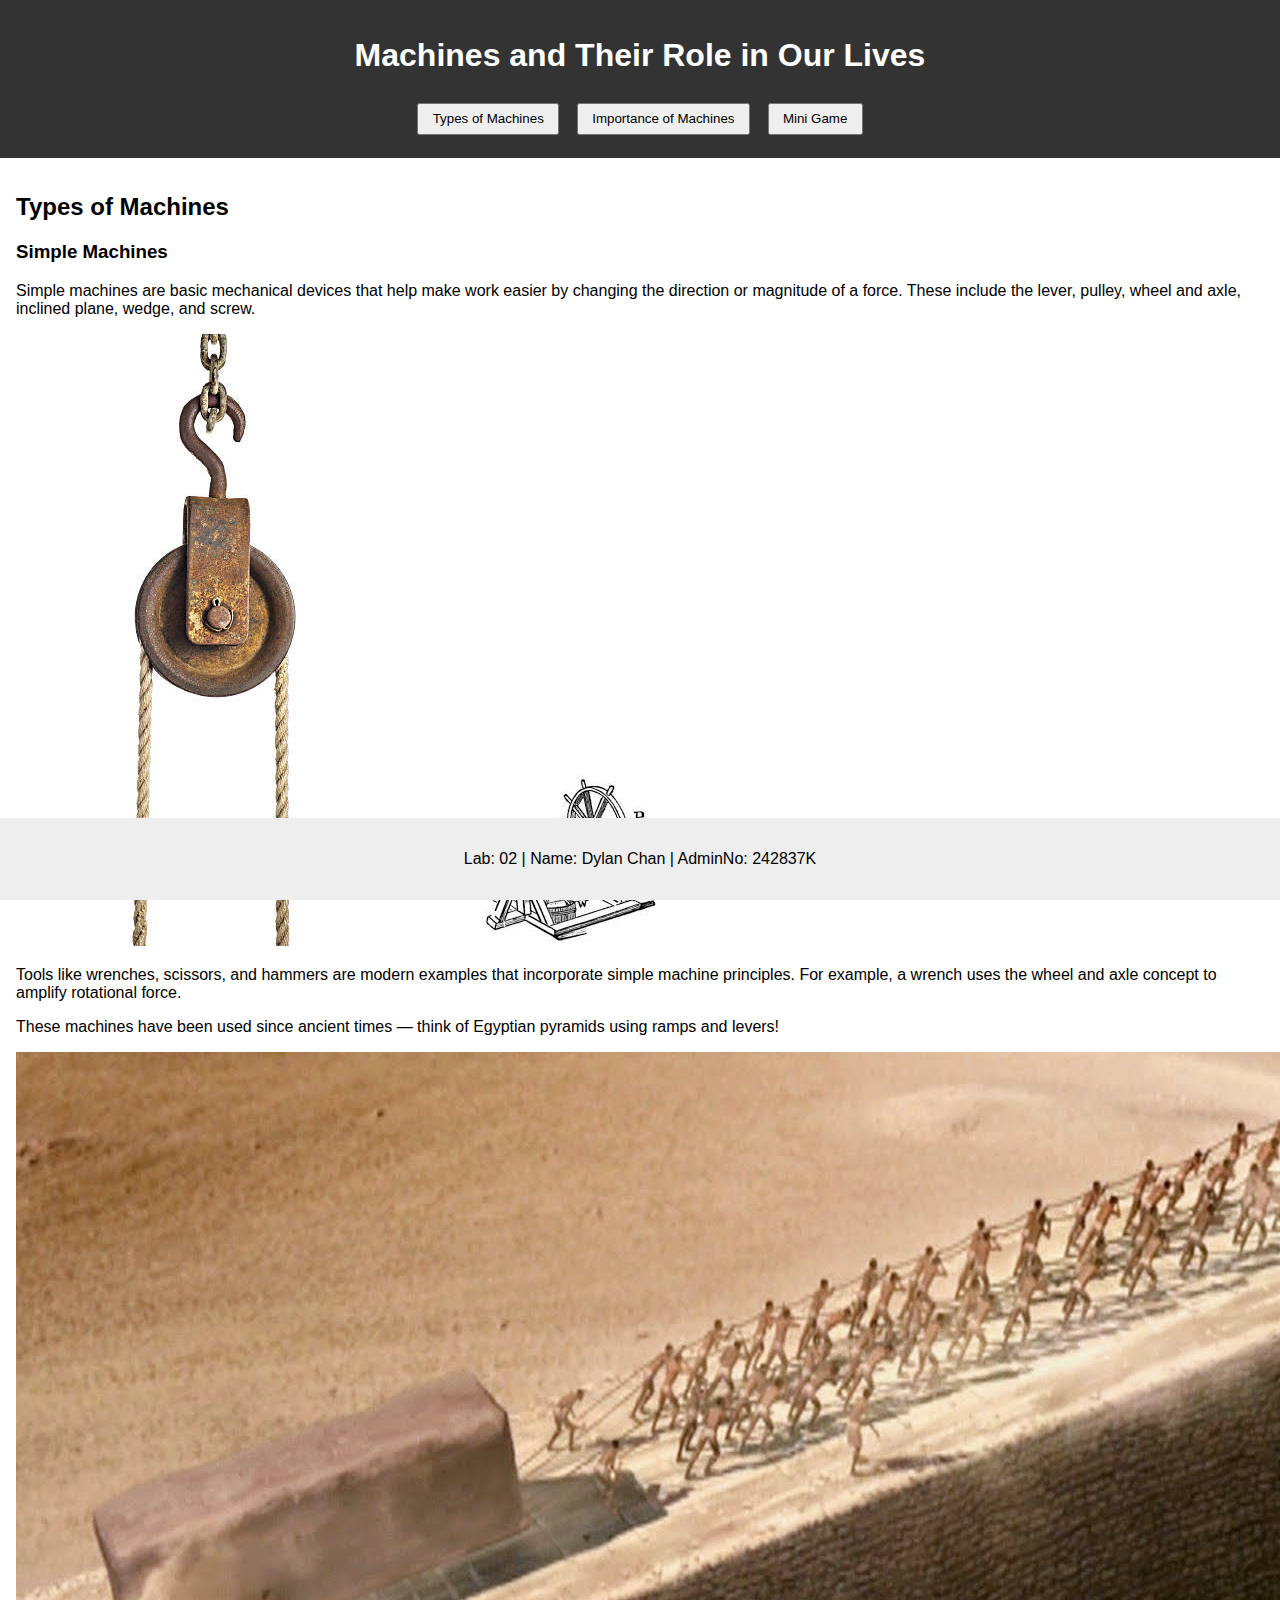
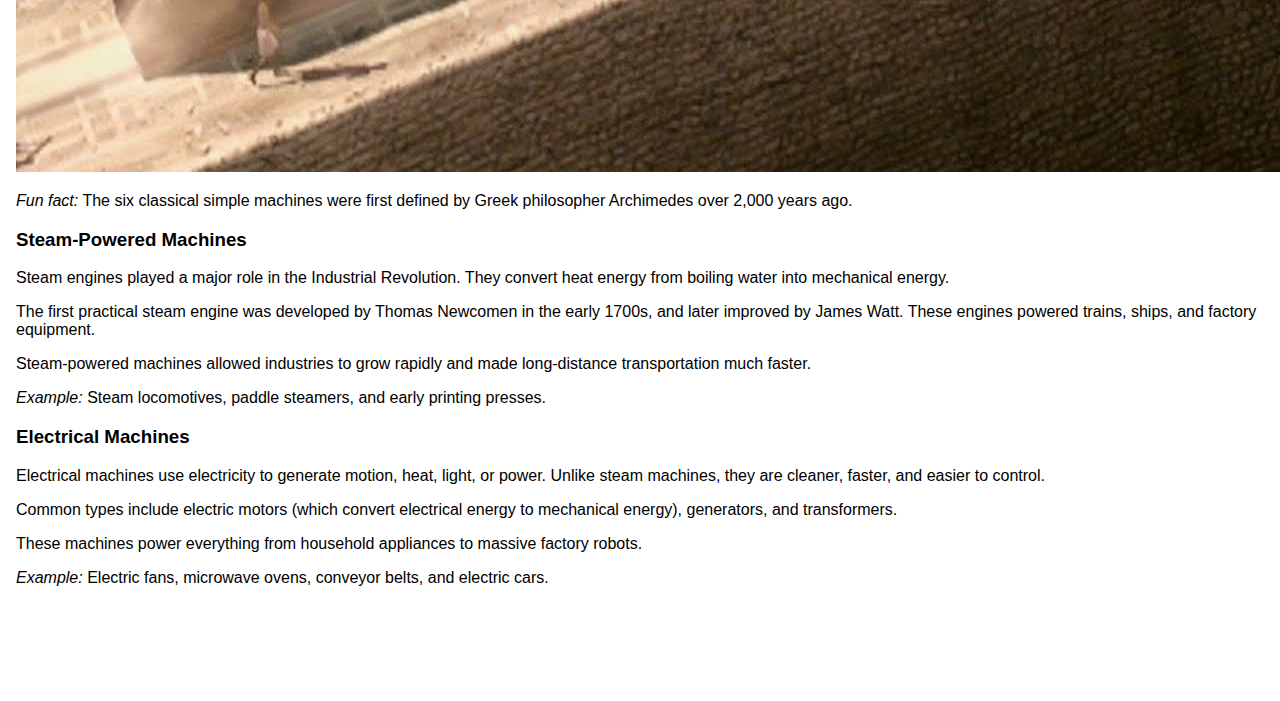
<file: index.html>
<!DOCTYPE html>
<html lang="en">
<head>
  <meta charset="UTF-8" />
  <meta name="viewport" content="width=device-width, initial-scale=1.0"/>
  <title>Machines in Daily Life</title>
  <link rel="stylesheet" href="style.css" />
</head>
<body>

  <header>
    <h1>Machines and Their Role in Our Lives</h1>
    <nav>
      <button class="nav-btn sound-menu" data-target="types">Types of Machines</button>
      <button class="nav-btn sound-menu" data-target="importance">Importance of Machines</button>
      <button class="nav-btn sound-menu" data-target="game">Mini Game</button>
    </nav>
  </header>

  <main>
    <section id="types" class="page">
      <h2>Types of Machines</h2>

      <h3>Simple Machines</h3>
      <p>Simple machines are basic mechanical devices that help make work easier by changing the direction or magnitude of a force. These include the lever, pulley, wheel and axle, inclined plane, wedge, and screw.</p>
      <div class="image-visual"> <img src="images/pulley.jpg" alt="Pulley"> <img src="images/wheelandaxle.jpg" alt="Wheel and Axle"> </div>
      <p>Tools like wrenches, scissors, and hammers are modern examples that incorporate simple machine principles. For example, a wrench uses the wheel and axle concept to amplify rotational force.</p>
      <p>These machines have been used since ancient times — think of Egyptian pyramids using ramps and levers!</p>
      <div class="image-visual"> <img src="images/pyramidconstruction.jpg" alt="Pyramid Construction"> </div>
      <p><em>Fun fact:</em> The six classical simple machines were first defined by Greek philosopher Archimedes over 2,000 years ago.</p>
      
      <h3>Steam-Powered Machines</h3>
      <p>Steam engines played a major role in the Industrial Revolution. They convert heat energy from boiling water into mechanical energy.</p>
      <p>The first practical steam engine was developed by Thomas Newcomen in the early 1700s, and later improved by James Watt. These engines powered trains, ships, and factory equipment.</p>
      <p>Steam-powered machines allowed industries to grow rapidly and made long-distance transportation much faster.</p>
      <p><em>Example:</em> Steam locomotives, paddle steamers, and early printing presses.</p>

      <h3>Electrical Machines</h3>
      <p>Electrical machines use electricity to generate motion, heat, light, or power. Unlike steam machines, they are cleaner, faster, and easier to control.</p>
      <p>Common types include electric motors (which convert electrical energy to mechanical energy), generators, and transformers.</p>
      <p>These machines power everything from household appliances to massive factory robots.</p>
      <p><em>Example:</em> Electric fans, microwave ovens, conveyor belts, and electric cars.</p>

    </section>

    <section id="importance" class="page hidden">
      <h2>Importance in Daily Life</h2>
      <ul>
        <li><strong>At Home:</strong> Washing machines, microwaves, refrigerators.</li>
        <li><strong>In Industry:</strong> Automated tools, conveyor belts, robotic arms.</li>
        <li><strong>Transport:</strong> Electric cars, trains, elevators.</li>
      </ul>
    </section>

<section id="game" class="page hidden">
  <h2>Mini Game: Machine Clicker</h2>
  <p>Click the gear to build machines! Try and build the Mega Machine as fast as possible.</p>

  <div id="clicker-area" class="clicker-grid">

    <!-- machine panel -->
    <div id="machine-display" class="side-panel">
      <h3>Built Machines</h3>
      <div id="machine-drop-zone" class="drop-zone"></div>
    </div>

    <!-- clicker button + score -->
    <div class="center-panel">
      <button id="click-button" class="sound-click">
        <span id="cog">⚙️</span>
      </button>
      <p>Parts Built: <span id="score">0</span></p>
      <p><button id="win-button" disabled class="sound-win">🏆 Build Mega Machine (2000 parts)</button></p>
      <p id="timer-display">Time: 0s</p>
    </div>

    <!-- upgrade panel -->
    <div id="upgrades" class="side-panel">
      <h3>Upgrades</h3>
    </div>

  </div> <!-- clicker game end -->

    </section>
  </main>

  <footer>
    <p>Lab: 02 | Name: Dylan Chan | AdminNo: 242837K</p>
  </footer>

  <script src="main.js"></script>
</body>
</html>
</file>
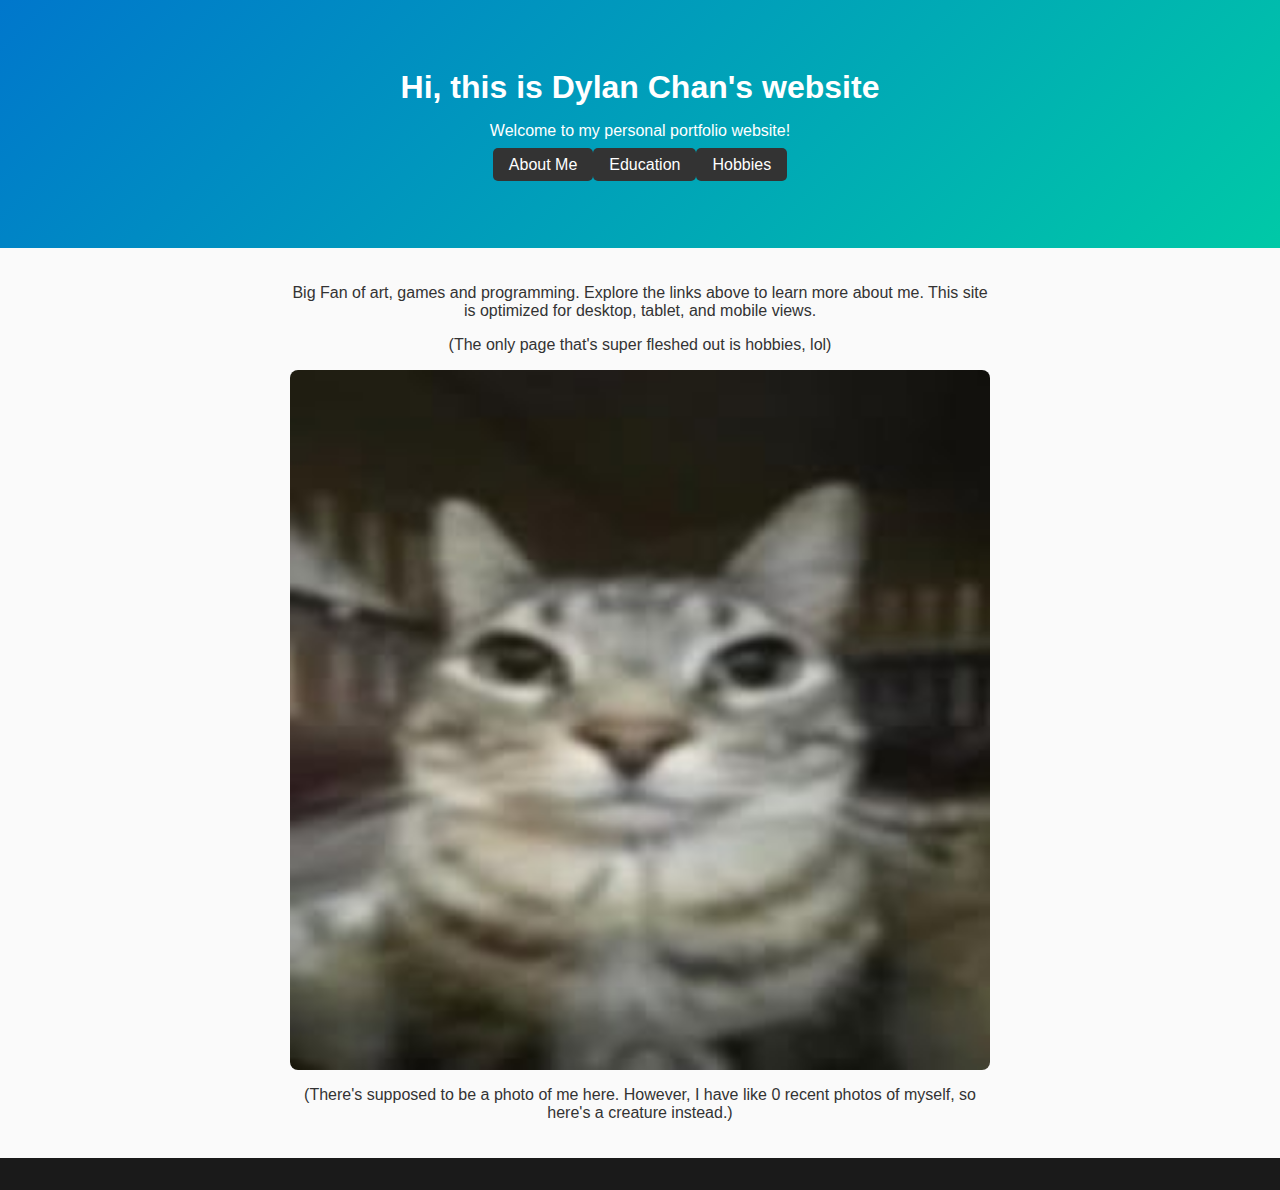
<file: 02_DylanChan_242837K_A1/index.html>
<!DOCTYPE html>
<html lang="en">
<head>
    <meta charset="UTF-8">
    <meta name="viewport" content="width=device-width, initial-scale=1.0">
    <title>Welcome</title>
    <link rel="stylesheet" href="css/style.css">
</head>
<body>
    <header class="hero">
        <h1>Hi, this is Dylan Chan's website</h1>
        <p>Welcome to my personal portfolio website!</p>
        <nav>
            <ul>
                <li><a href="aboutme.html">About Me</a></li>
                <li><a href="education.html">Education</a></li>
                <li><a href="hobbies.html">Hobbies</a></li>
            </ul>
        </nav>
    </header>
    <main class="centered">
        <p>Big Fan of art, games and programming. Explore the links above to learn more about me. This site is optimized for desktop, tablet, and mobile views.</p>
        <p>(The only page that's super fleshed out is hobbies, lol)</p>
        <img src="images/sillycat.jpg" alt="Cat photo" title="Cat" class="card-img">
        <p>(There's supposed to be a photo of me here. However, I have like 0 recent photos of myself, so here's a creature instead.)</p>
    </main>
    <footer></footer>
</body>
</html>
</file>
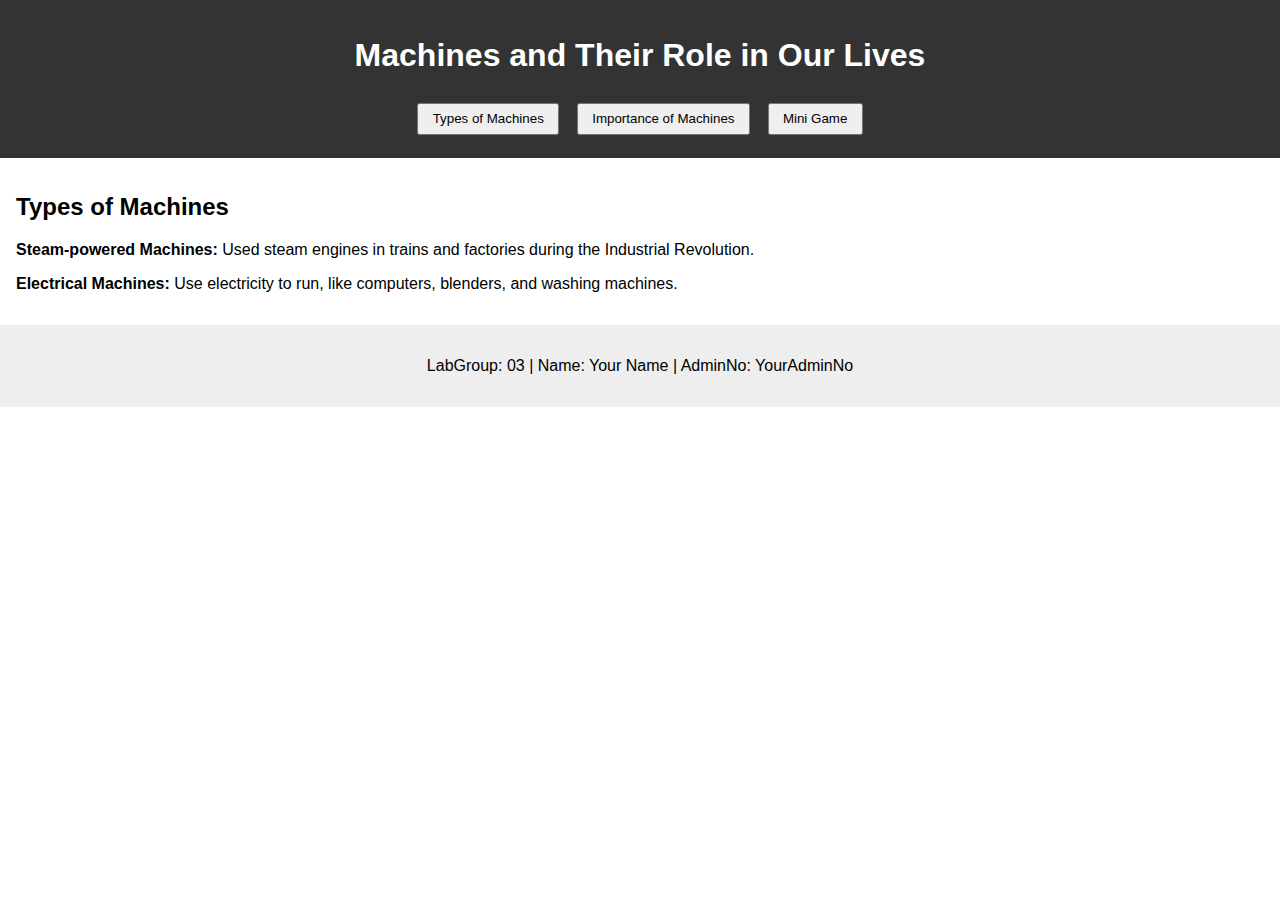
<file: starter_htmljscss/index.html>
<!DOCTYPE html>
<html lang="en">
<head>
  <meta charset="UTF-8" />
  <meta name="viewport" content="width=device-width, initial-scale=1.0"/>
  <title>Machines in Daily Life</title>
  <link rel="stylesheet" href="style.css" />
</head>
<body>

  <header>
    <h1>Machines and Their Role in Our Lives</h1>
    <nav>
      <button class="nav-btn" data-target="types">Types of Machines</button>
      <button class="nav-btn" data-target="importance">Importance of Machines</button>
      <button class="nav-btn" data-target="game">Mini Game</button>
    </nav>
  </header>

  <main>
    <section id="types" class="page">
      <h2>Types of Machines</h2>
      <p><strong>Steam-powered Machines:</strong> Used steam engines in trains and factories during the Industrial Revolution.</p>
      <p><strong>Electrical Machines:</strong> Use electricity to run, like computers, blenders, and washing machines.</p>
    </section>

    <section id="importance" class="page hidden">
      <h2>Importance in Daily Life</h2>
      <ul>
        <li><strong>At Home:</strong> Washing machines, microwaves, refrigerators.</li>
        <li><strong>In Industry:</strong> Automated tools, conveyor belts, robotic arms.</li>
        <li><strong>Transport:</strong> Electric cars, trains, elevators.</li>
      </ul>
    </section>

<section id="game" class="page hidden">
  <h2>Mini Game: Machine Clicker</h2>
  <p>Click the gear to build machines! Unlock different types as you go.</p>

  <div id="clicker-area" class="clicker-grid">

    <!-- Left panel: Display built machines -->
    <div id="machine-display" class="side-panel">
      <h3>Built Machines</h3>
      <div id="machine-drop-zone" class="drop-zone"></div>
    </div>

    <!-- Center panel: Clicker and score -->
    <div class="center-panel">
      <button id="click-button">
        <span id="cog">⚙️</span>
      </button>
      <p>Parts Built: <span id="score">0</span></p>
    </div>

    <!-- Right panel: Upgrade shop -->
    <div id="upgrades" class="side-panel">
      <h3>Upgrades</h3>
      <!-- Upgrade buttons will be inserted by JS -->
    </div>

  </div> <!-- End of clicker-area -->

    </section>
  </main>

  <footer>
    <p>LabGroup: 03 | Name: Your Name | AdminNo: YourAdminNo</p>
  </footer>

  <script src="main.js"></script>
</body>
</html>
</file>
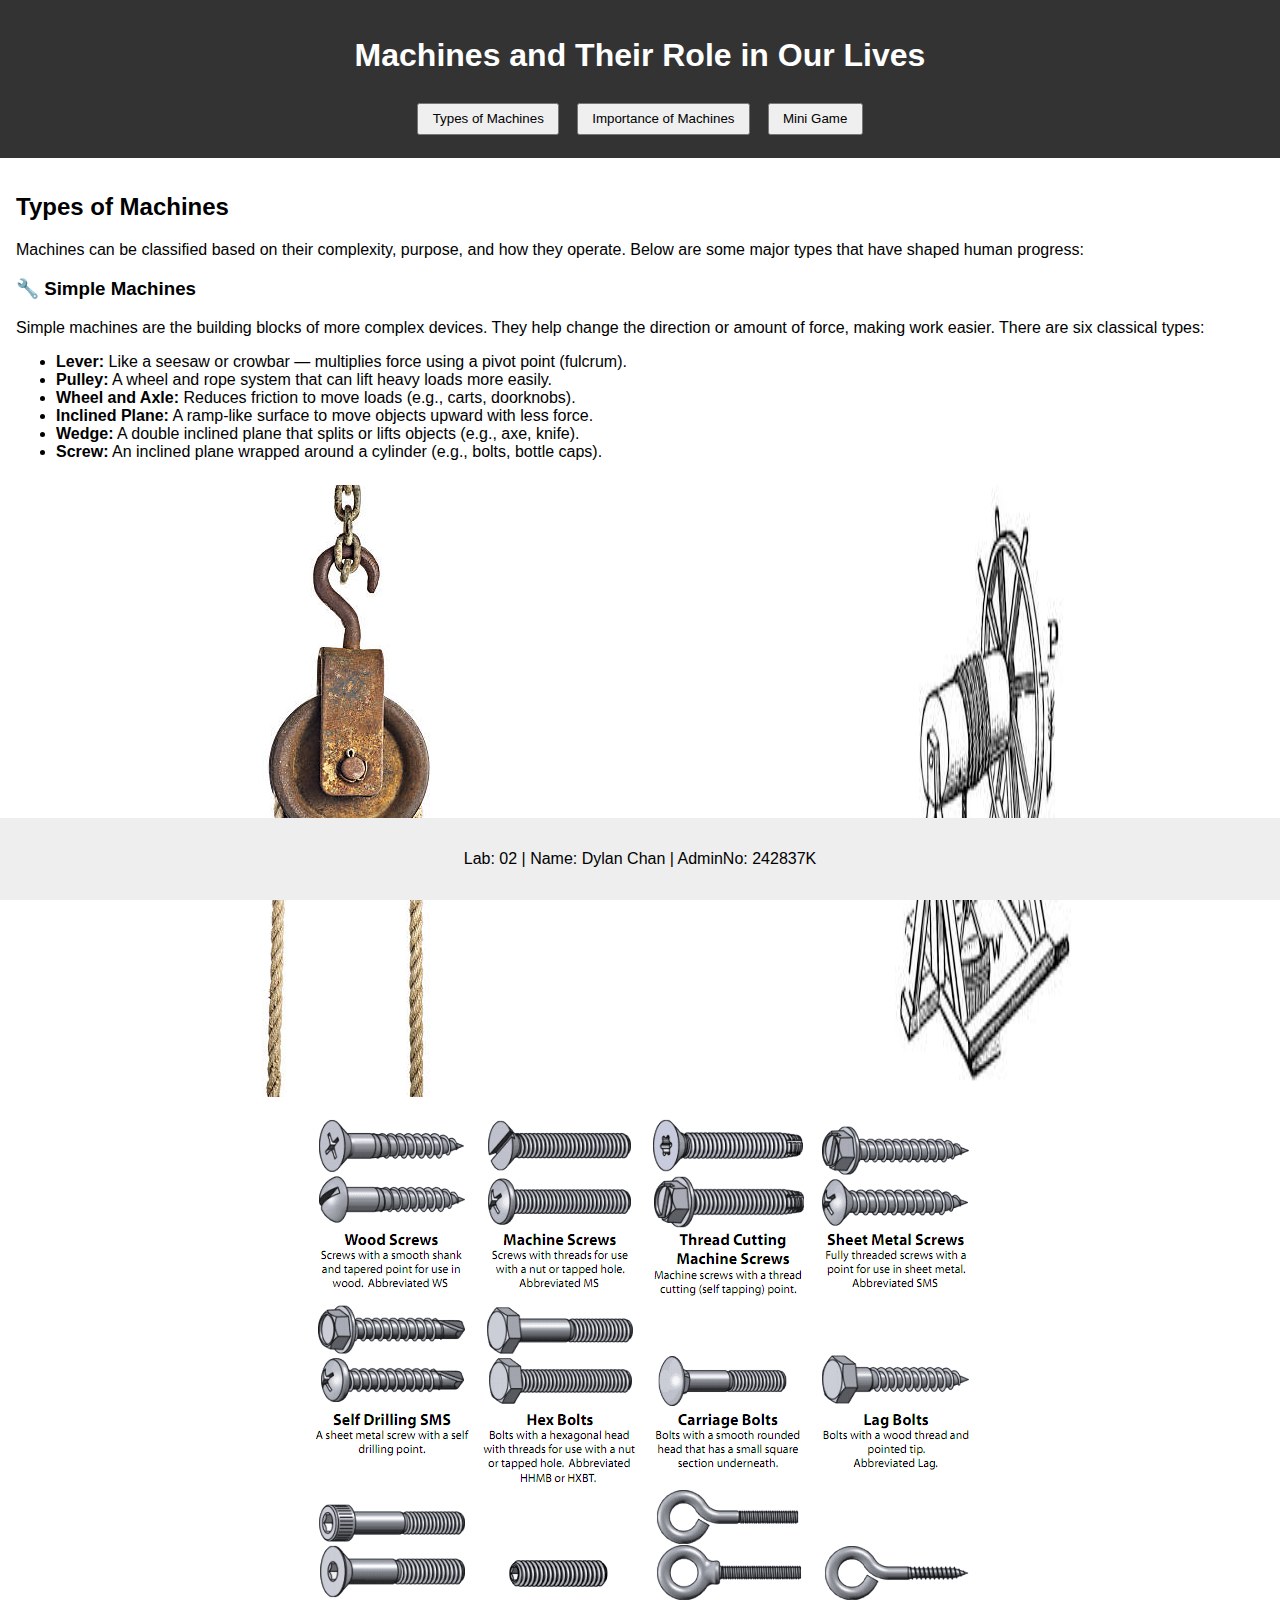
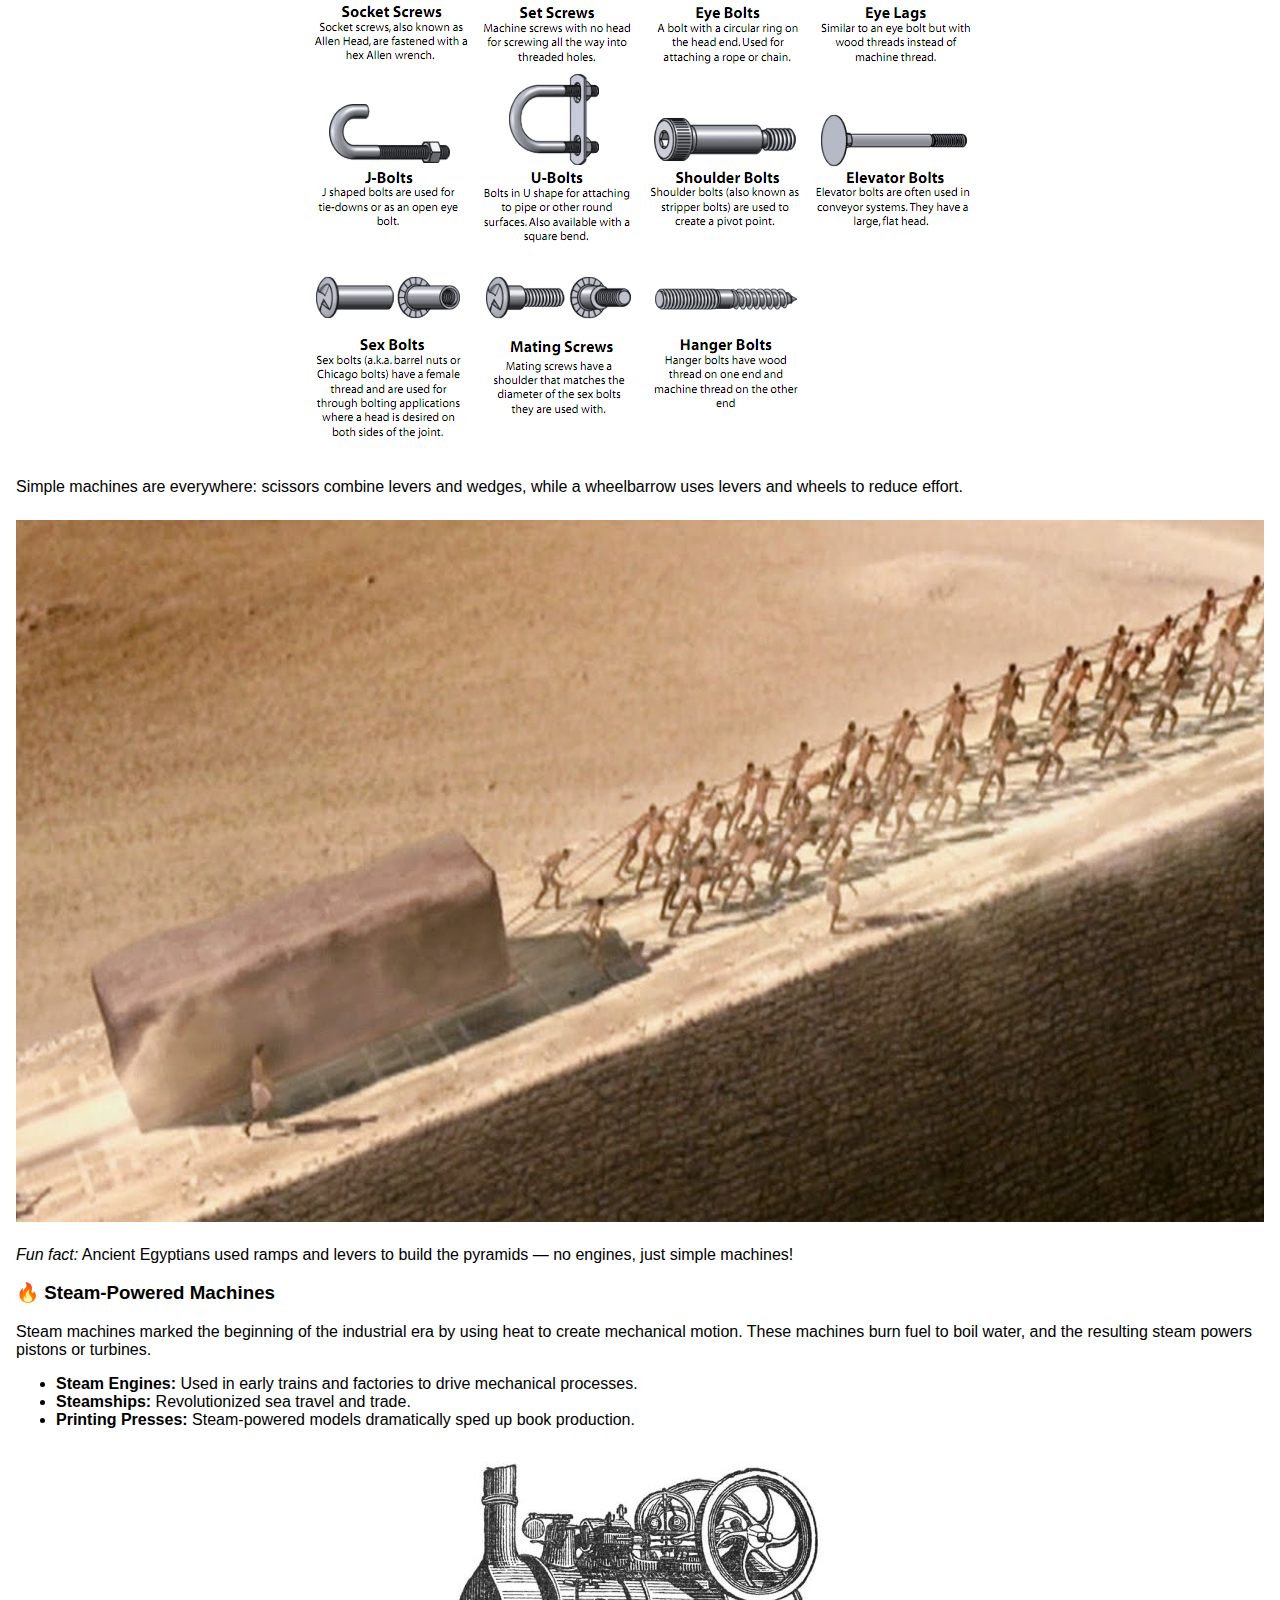
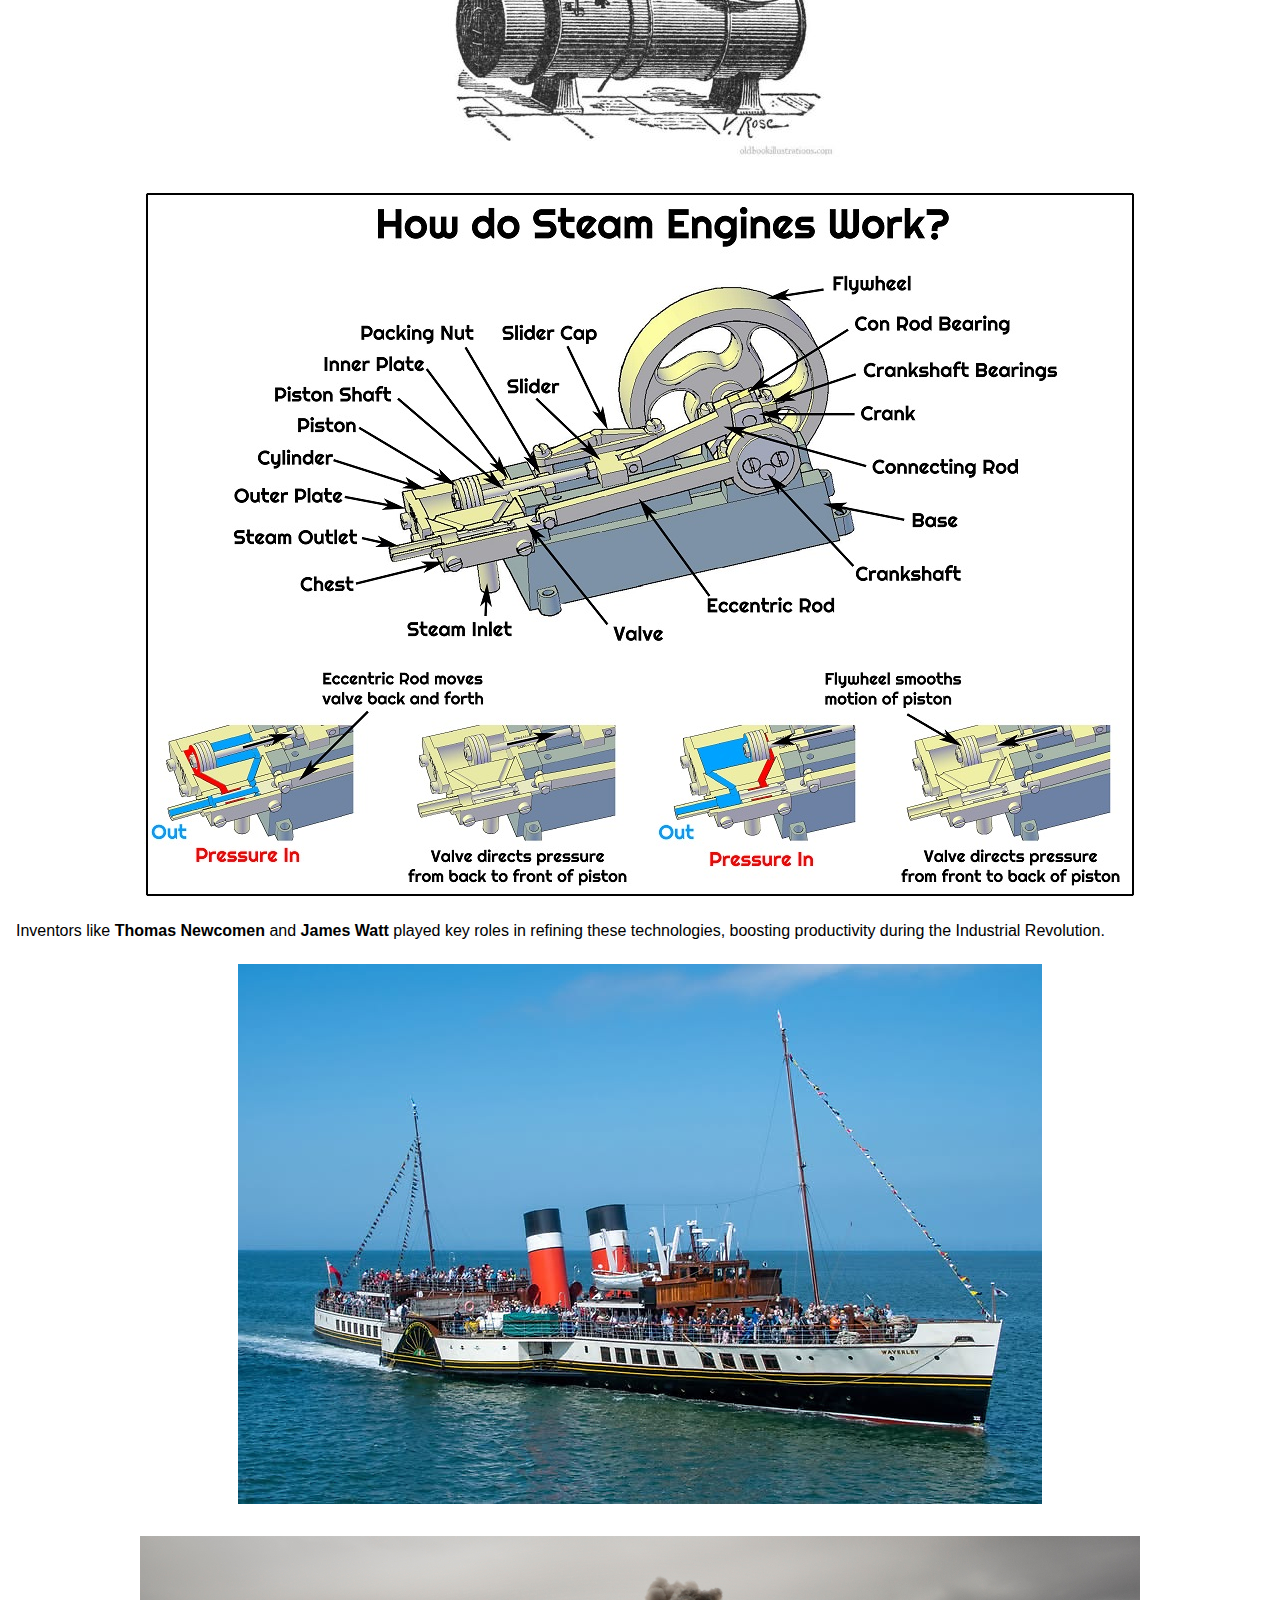
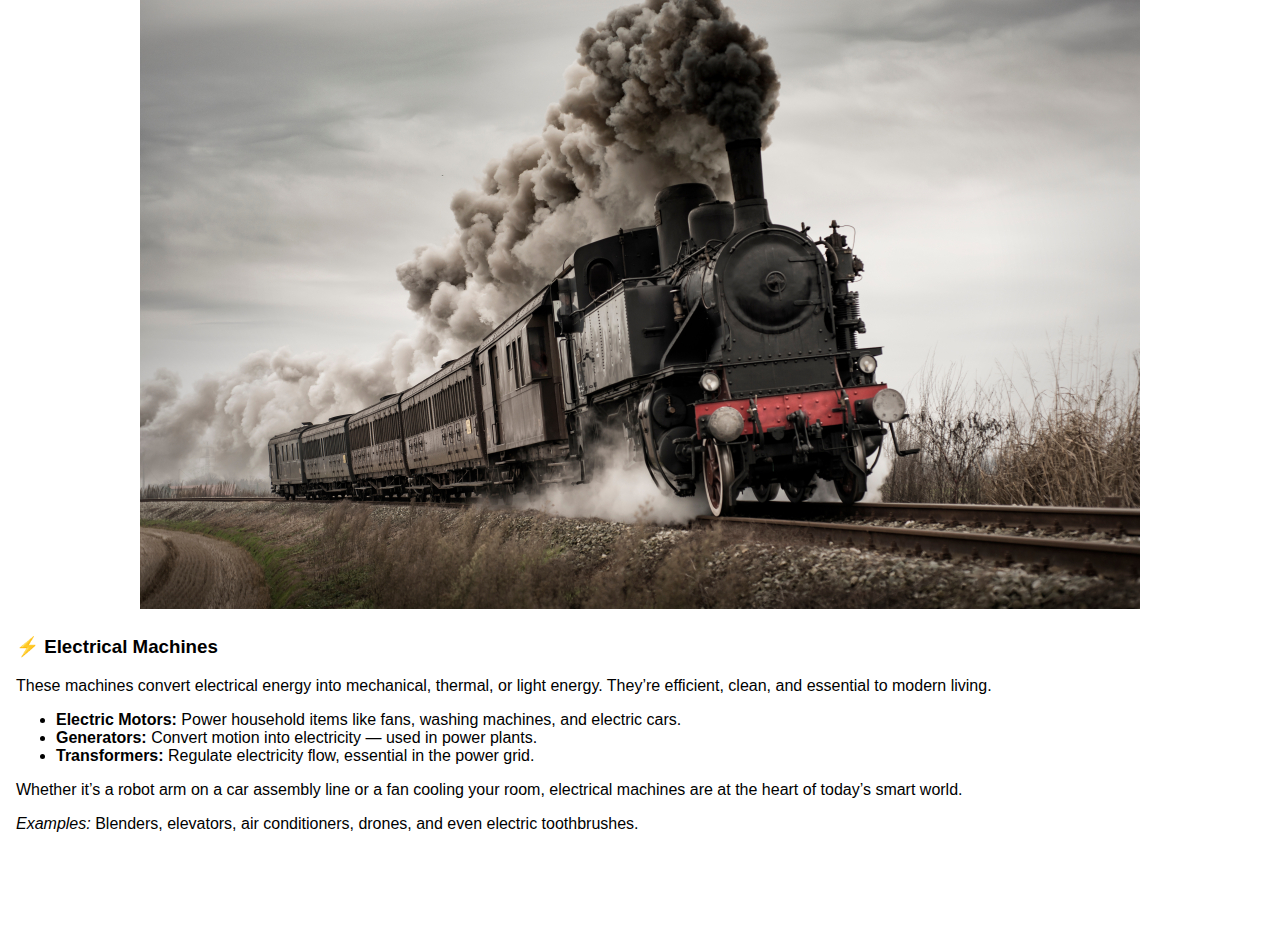
<file: webdevA2/index.html>
<!DOCTYPE html>
<html lang="en">
<head>
  <meta charset="UTF-8" />
  <meta name="viewport" content="width=device-width, initial-scale=1.0"/>
  <title>Machines in Daily Life</title>
  <link rel="stylesheet" href="style.css" />
</head>
<body>

  <header>
    <h1>Machines and Their Role in Our Lives</h1>
    <nav>
      <button class="nav-btn sound-menu" data-target="types">Types of Machines</button>
      <button class="nav-btn sound-menu" data-target="importance">Importance of Machines</button>
      <button class="nav-btn sound-menu" data-target="game">Mini Game</button>
    </nav>
  </header>

  <main>
    <section id="types" class="page">
  <h2>Types of Machines</h2>

  <p>Machines can be classified based on their complexity, purpose, and how they operate. Below are some major types that have shaped human progress:</p>

  <h3>🔧 Simple Machines</h3>
  <p>Simple machines are the building blocks of more complex devices. They help change the direction or amount of force, making work easier. There are six classical types:</p>
  <ul>
    <li><strong>Lever:</strong> Like a seesaw or crowbar — multiplies force using a pivot point (fulcrum).</li>
    <li><strong>Pulley:</strong> A wheel and rope system that can lift heavy loads more easily.</li>
    <li><strong>Wheel and Axle:</strong> Reduces friction to move loads (e.g., carts, doorknobs).</li>
    <li><strong>Inclined Plane:</strong> A ramp-like surface to move objects upward with less force.</li>
    <li><strong>Wedge:</strong> A double inclined plane that splits or lifts objects (e.g., axe, knife).</li>
    <li><strong>Screw:</strong> An inclined plane wrapped around a cylinder (e.g., bolts, bottle caps).</li>
  </ul>
  <div class="image-visual">
    <img src="images/pulley.jpg" alt="Pulley">
    <img src="images/wheelandaxle.jpg" alt="Wheel and Axle">
  </div>
  <div class="image-visual">
    <img src="images/screws.png" alt="Screws">
  </div>
  <p>Simple machines are everywhere: scissors combine levers and wedges, while a wheelbarrow uses levers and wheels to reduce effort.</p>
  <div class="image-visual">
    <img src="images/pyramidconstruction.jpg" alt="Pyramid Construction">
  </div>
  <p><em>Fun fact:</em> Ancient Egyptians used ramps and levers to build the pyramids — no engines, just simple machines!</p>

  <h3>🔥 Steam-Powered Machines</h3>
  <p>Steam machines marked the beginning of the industrial era by using heat to create mechanical motion. These machines burn fuel to boil water, and the resulting steam powers pistons or turbines.</p>
  <ul>
    <li><strong>Steam Engines:</strong> Used in early trains and factories to drive mechanical processes.</li>
    <li><strong>Steamships:</strong> Revolutionized sea travel and trade.</li>
    <li><strong>Printing Presses:</strong> Steam-powered models dramatically sped up book production.</li>
  </ul>
  <div class="image-visual">
    <img src="images/steam-engine1.jpg" alt="Steam engine">
    <img src="images/steamenginediagram.jpg" alt="Steam engine diagram">
  </div>
  <p>Inventors like <strong>Thomas Newcomen</strong> and <strong>James Watt</strong> played key roles in refining these technologies, boosting productivity during the Industrial Revolution.</p>
  <div class="image-visual">
    <img src="images/boat.jpg" alt="Steam Boat">
    <img src="images/train.jpg" alt="Steam Train">
  </div>

  <h3>⚡ Electrical Machines</h3>
  <p>These machines convert electrical energy into mechanical, thermal, or light energy. They’re efficient, clean, and essential to modern living.</p>
  <ul>
    <li><strong>Electric Motors:</strong> Power household items like fans, washing machines, and electric cars.</li>
    <li><strong>Generators:</strong> Convert motion into electricity — used in power plants.</li>
    <li><strong>Transformers:</strong> Regulate electricity flow, essential in the power grid.</li>
  </ul>
  <p>Whether it’s a robot arm on a car assembly line or a fan cooling your room, electrical machines are at the heart of today’s smart world.</p>
  <p><em>Examples:</em> Blenders, elevators, air conditioners, drones, and even electric toothbrushes.</p>
</section>


    <section id="importance" class="page hidden">
      <h2>Importance in Daily Life</h2>

      <p>Machines are an essential part of modern life, playing a role in nearly every activity we do. From waking up to going to bed, machines assist us in ways we often take for granted.</p>

      <h3>&#127968; At Home</h3>
      <ul>
        <li><strong>Washing Machines:</strong> Automatically clean clothes, saving hours of manual labor.</li>
        <li><strong>Microwave Ovens:</strong> Quickly heat or cook food with minimal effort.</li>
        <li><strong>Vacuum Cleaners:</strong> Make cleaning more efficient and less physically demanding.</li>
        <li><strong>Refrigerators:</strong> Preserve food by keeping it cool, preventing spoilage.</li>
        <li><strong>Dishwashers:</strong> Automate the task of cleaning dishes, making chores easier.</li>
      </ul>

      <h3>&#127981; In Industry</h3>
      <ul>
        <li><strong>Conveyor Belts:</strong> Transport goods across a factory, increasing production speed.</li>
        <li><strong>Robotic Arms:</strong> Perform tasks like welding, painting, or assembling with high precision.</li>
        <li><strong>CNC Machines:</strong> Computer-controlled tools that create components used in cars, electronics, and more.</li>
        <li><strong>Packaging Machines:</strong> Speed up the process of wrapping, boxing, and sealing products.</li>
      </ul>

      <h3>&#128663; In Transport</h3>
      <ul>
        <li><strong>Cars and Motorbikes:</strong> Help people travel efficiently across cities or countries.</li>
        <li><strong>Electric Trains:</strong> Provide fast, clean, and energy-efficient mass transit.</li>
        <li><strong>Elevators and Escalators:</strong> Make it easier to move between floors in buildings.</li>
        <li><strong>Airplanes:</strong> Enable global travel and international commerce.</li>
      </ul>

      <h3>&#127973; In Healthcare</h3>
      <ul>
        <li><strong>X-ray and MRI Machines:</strong> Allow doctors to see inside the body without surgery.</li>
        <li><strong>Dialysis Machines:</strong> Help patients with kidney problems filter their blood.</li>
        <li><strong>Automated Injection Devices:</strong> Deliver medication accurately and safely.</li>
      </ul>

      <h3>&#128218; In Education</h3>
      <ul>
        <li><strong>Projectors and Smart Boards:</strong> Help teachers present information clearly.</li>
        <li><strong>Computers and Tablets:</strong> Allow students to research, write, and learn at their own pace.</li>
        <li><strong>Printers:</strong> Create physical copies of learning materials quickly.</li>
      </ul>

      <p>Machines not only make tasks easier—they improve safety, speed, and accuracy. They free up time for us to focus on creativity, problem-solving, and innovation.</p>
    </section>

<section id="game" class="page hidden">
  <h2>Mini Game: Machine Clicker</h2>
  <p>Click the gear to build machines! Try and build the Mega Machine as fast as possible.</p>

  <div id="clicker-area" class="clicker-grid">

    <!-- machine panel -->
    <div id="machine-display" class="side-panel">
      <h3>Built Machines</h3>
      <div id="machine-drop-zone" class="drop-zone"></div>
    </div>

    <!-- clicker button + score -->
    <div class="center-panel">
      <button id="click-button" class="sound-click">
        <span id="cog">⚙️</span>
      </button>
      <p>Parts Built: <span id="score">0</span></p>
      <p><button id="win-button" disabled class="sound-win">🏆 Build Mega Machine (2000 parts)</button></p>
      <p id="timer-display">Time: 0s</p>
    </div>

    <!-- upgrade panel -->
    <div id="upgrades" class="side-panel">
      <h3>Upgrades</h3>
    </div>

  </div> <!-- clicker game end -->

    </section>
  </main>

  <footer>
    <p>Lab: 02 | Name: Dylan Chan | AdminNo: 242837K</p>
  </footer>

  <script src="main.js"></script>
</body>
</html>
</file>
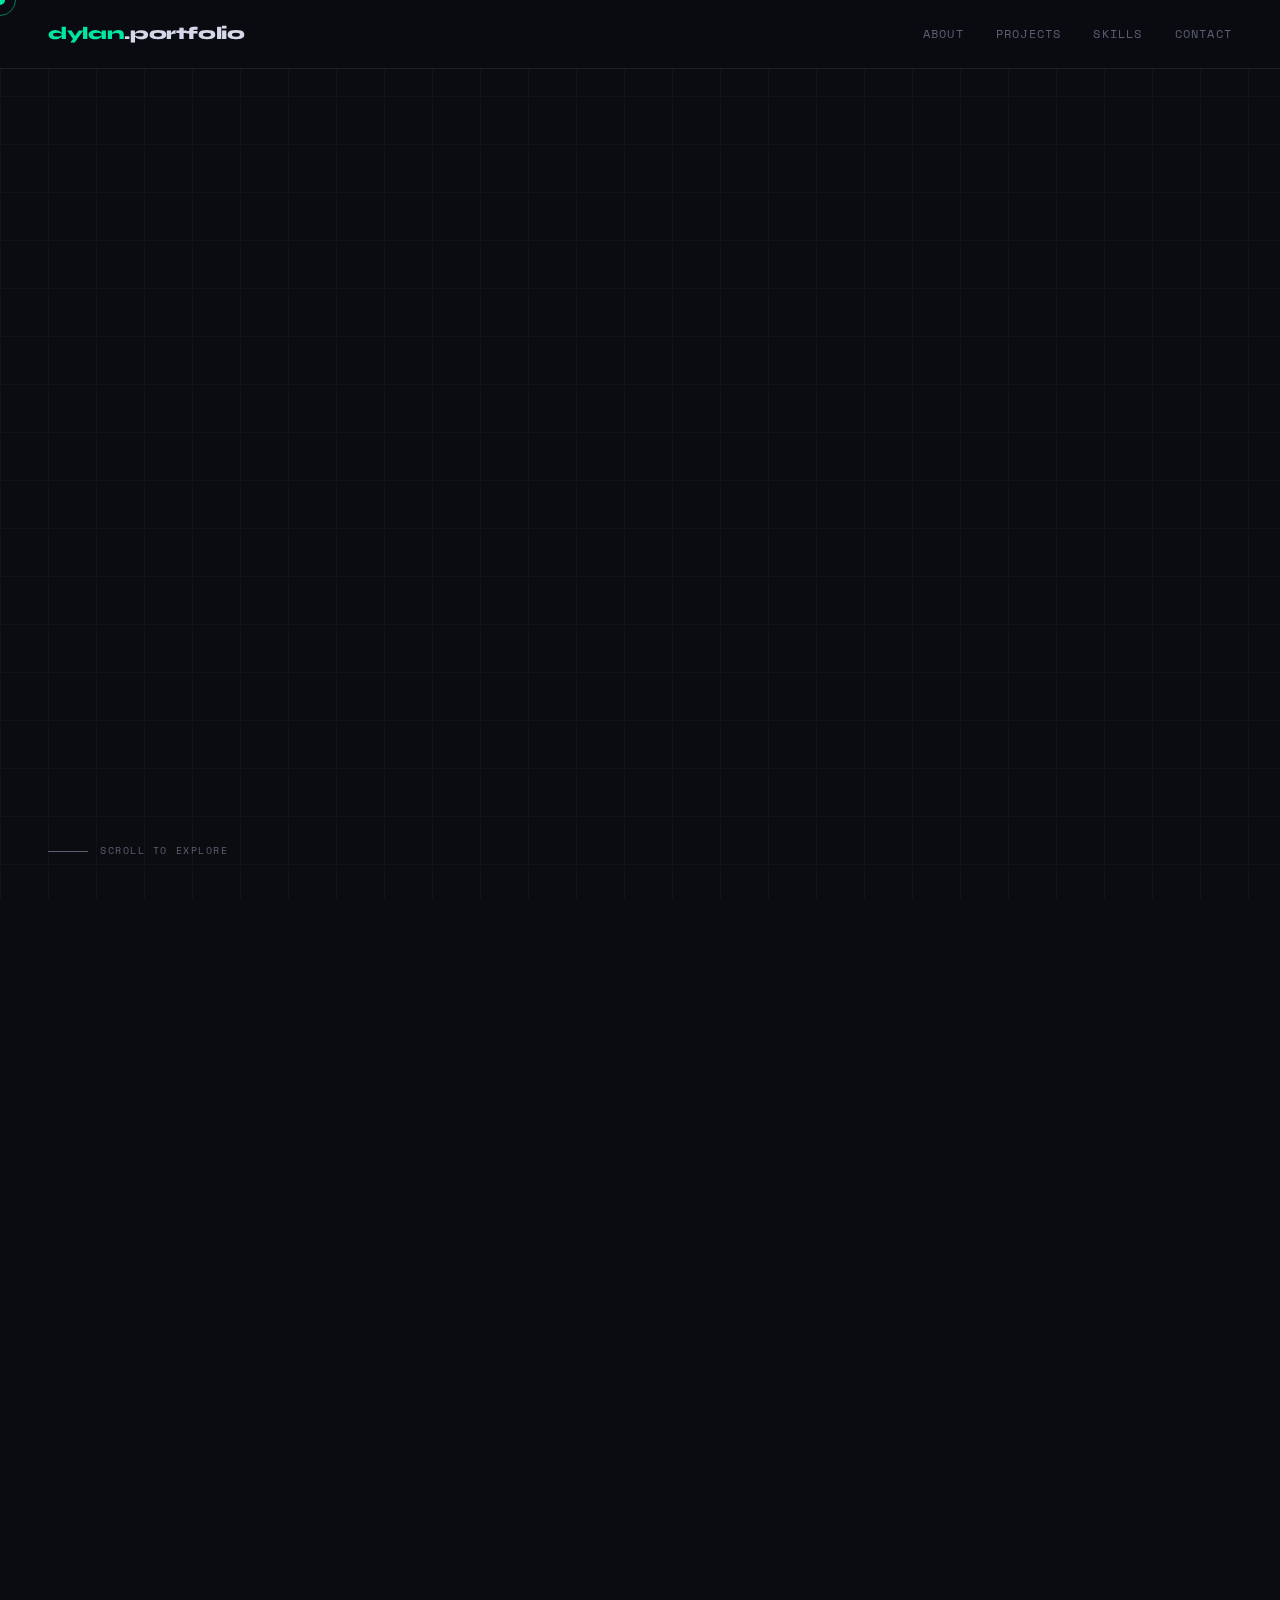
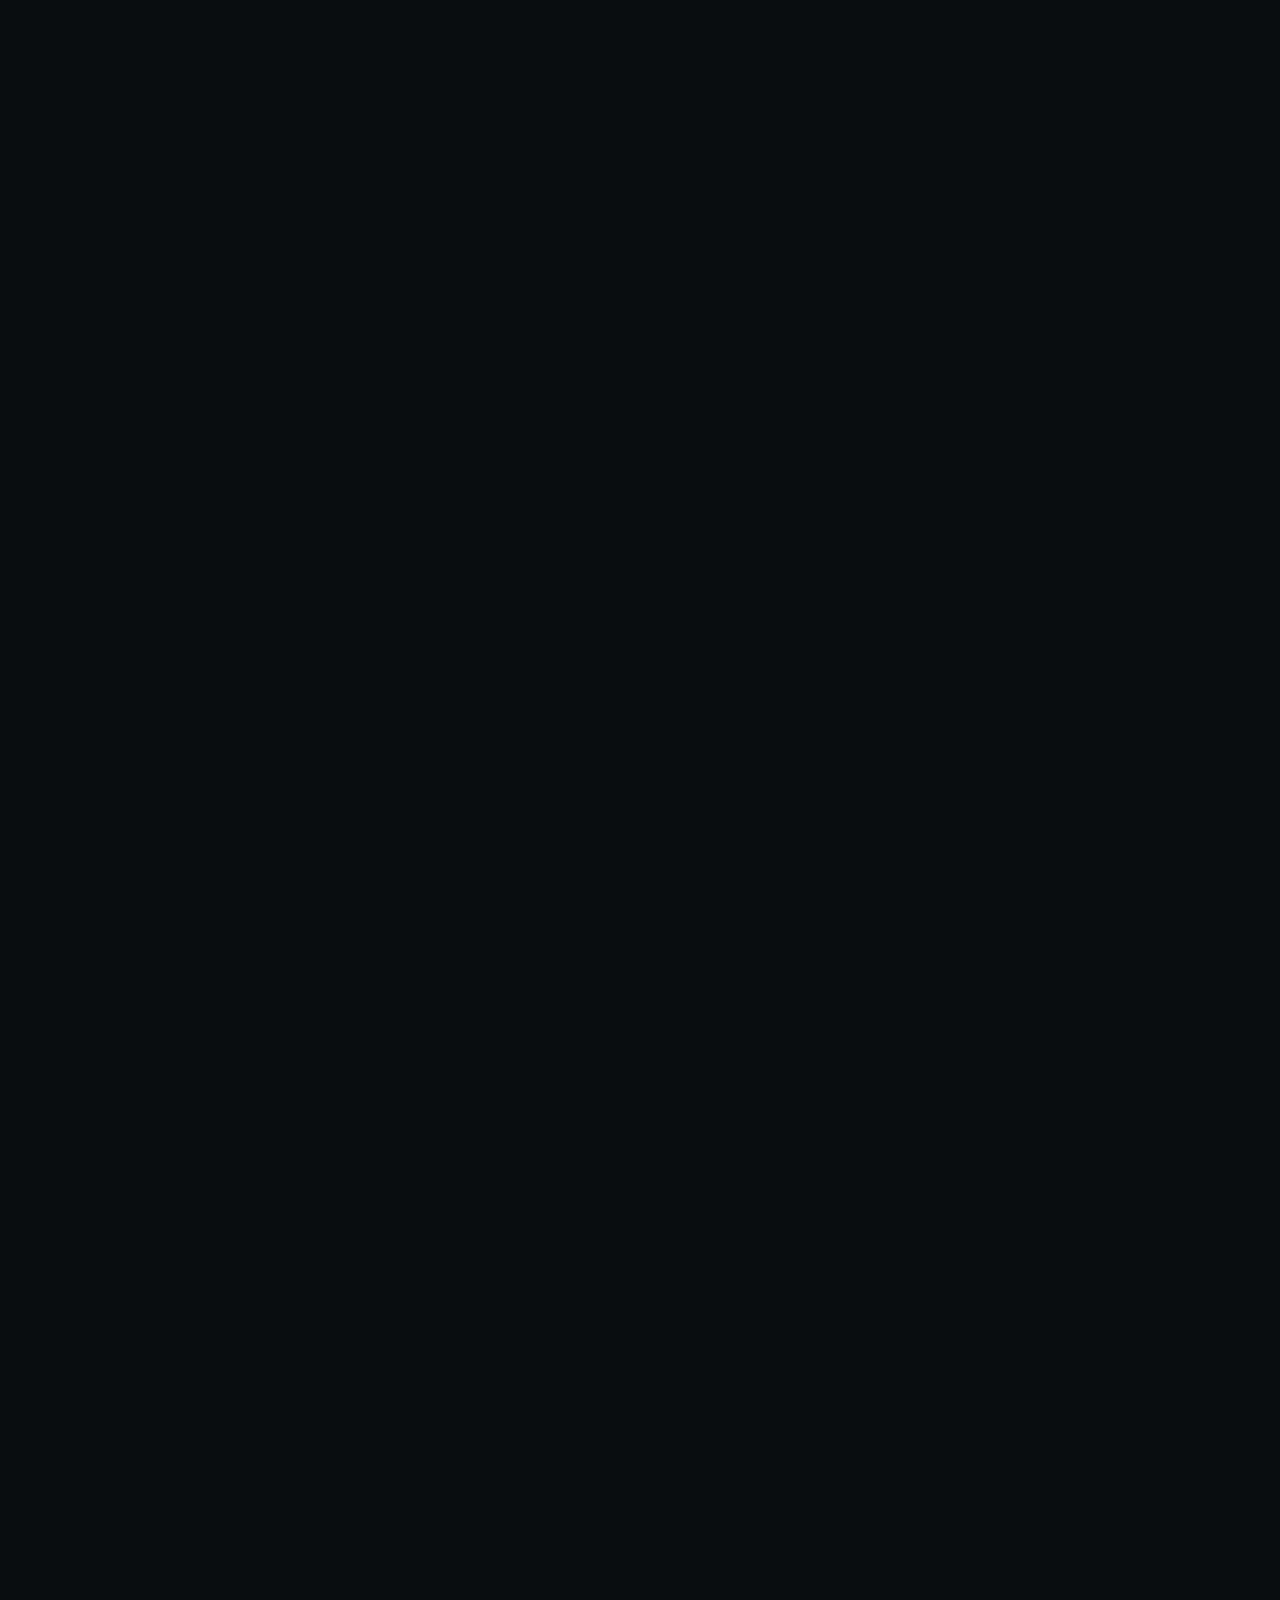
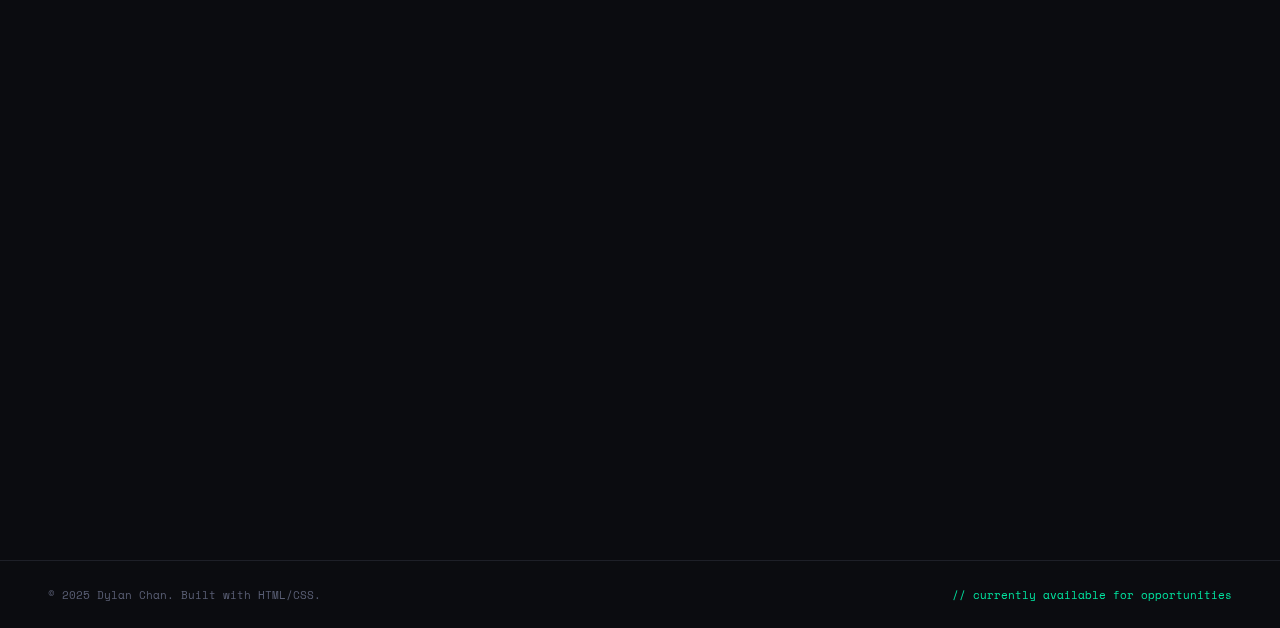
<file: portfolio.html>
<!DOCTYPE html>
<html lang="en">
<head>
  <meta charset="UTF-8"/>
  <meta name="viewport" content="width=device-width, initial-scale=1.0"/>
  <title>Portfolio — Game Dev</title>
  <link href="https://fonts.googleapis.com/css2?family=Space+Mono:wght@400;700&family=Syne:wght@400;600;800&display=swap" rel="stylesheet"/>
  <style>
    *, *::before, *::after { box-sizing: border-box; margin: 0; padding: 0; }

    :root {
      --bg: #0b0c10;
      --surface: #111318;
      --border: #1e2028;
      --text: #d4d8e8;
      --muted: #5a5f75;
      --neon: #00e5a0;
      --neon-dim: rgba(0,229,160,0.08);
      --neon-glow: rgba(0,229,160,0.35);
      --accent2: #e0553a;
      --mono: 'Space Mono', monospace;
      --display: 'Syne', sans-serif;
    }

    html { scroll-behavior: smooth; }

    body {
      background: var(--bg);
      color: var(--text);
      font-family: var(--mono);
      font-size: 14px;
      line-height: 1.7;
      -webkit-font-smoothing: antialiased;
      cursor: none;
    }

    /* Custom cursor */
    .cursor {
      width: 10px; height: 10px;
      background: var(--neon);
      border-radius: 50%;
      position: fixed;
      pointer-events: none;
      z-index: 9999;
      transition: transform 0.15s ease, opacity 0.2s;
      transform: translate(-50%, -50%);
    }

    .cursor-ring {
      width: 32px; height: 32px;
      border: 1px solid var(--neon);
      border-radius: 50%;
      position: fixed;
      pointer-events: none;
      z-index: 9998;
      transition: transform 0.35s ease, opacity 0.2s;
      transform: translate(-50%, -50%);
      opacity: 0.5;
    }

    /* Grid background */
    body::before {
      content: '';
      position: fixed;
      inset: 0;
      background-image:
        linear-gradient(var(--border) 1px, transparent 1px),
        linear-gradient(90deg, var(--border) 1px, transparent 1px);
      background-size: 48px 48px;
      opacity: 0.4;
      pointer-events: none;
      z-index: 0;
    }

    /* NAV */
    nav {
      position: fixed;
      top: 0; left: 0; right: 0;
      z-index: 100;
      display: flex;
      justify-content: space-between;
      align-items: center;
      padding: 1.2rem 3rem;
      background: rgba(11,12,16,0.85);
      backdrop-filter: blur(12px);
      border-bottom: 1px solid var(--border);
    }

    .nav-logo {
      font-family: var(--display);
      font-weight: 800;
      font-size: 1.1rem;
      color: var(--neon);
      letter-spacing: -0.02em;
      text-decoration: none;
    }

    .nav-logo span { color: var(--text); }

    .nav-links { display: flex; gap: 2rem; }

    .nav-links a {
      color: var(--muted);
      text-decoration: none;
      font-size: 0.75rem;
      letter-spacing: 0.1em;
      text-transform: uppercase;
      transition: color 0.2s;
      position: relative;
    }

    .nav-links a::after {
      content: '';
      position: absolute;
      bottom: -3px; left: 0; right: 0;
      height: 1px;
      background: var(--neon);
      transform: scaleX(0);
      transition: transform 0.2s;
    }

    .nav-links a:hover { color: var(--neon); }
    .nav-links a:hover::after { transform: scaleX(1); }

    /* SECTIONS */
    section { position: relative; z-index: 1; }

    /* HERO */
    #hero {
      min-height: 100vh;
      display: flex;
      align-items: center;
      padding: 0 3rem;
      padding-top: 80px;
    }

    .hero-inner { max-width: 900px; }

    .hero-tag {
      font-size: 0.7rem;
      letter-spacing: 0.2em;
      text-transform: uppercase;
      color: var(--neon);
      margin-bottom: 1.5rem;
      opacity: 0;
      animation: fadeUp 0.6s 0.1s ease forwards;
    }

    .hero-tag::before { content: '// '; }

    .hero-name {
      font-family: var(--display);
      font-size: clamp(3.5rem, 9vw, 7rem);
      font-weight: 800;
      line-height: 0.95;
      letter-spacing: -0.03em;
      color: #fff;
      margin-bottom: 1.5rem;
      opacity: 0;
      animation: fadeUp 0.6s 0.25s ease forwards;
    }

    .hero-name .line2 {
      -webkit-text-stroke: 1px var(--muted);
      color: transparent;
    }

    .hero-sub {
      font-size: 0.9rem;
      color: var(--muted);
      max-width: 480px;
      line-height: 1.8;
      margin-bottom: 2.5rem;
      opacity: 0;
      animation: fadeUp 0.6s 0.4s ease forwards;
    }

    .hero-cta {
      display: flex;
      gap: 1rem;
      flex-wrap: wrap;
      opacity: 0;
      animation: fadeUp 0.6s 0.55s ease forwards;
    }

    .btn {
      display: inline-flex;
      align-items: center;
      gap: 0.5rem;
      padding: 0.75rem 1.5rem;
      font-family: var(--mono);
      font-size: 0.75rem;
      letter-spacing: 0.08em;
      text-transform: uppercase;
      text-decoration: none;
      border-radius: 2px;
      transition: all 0.2s;
      cursor: none;
    }

    .btn-primary {
      background: var(--neon);
      color: var(--bg);
      font-weight: 700;
    }

    .btn-primary:hover {
      box-shadow: 0 0 24px var(--neon-glow);
      transform: translateY(-1px);
    }

    .btn-ghost {
      border: 1px solid var(--border);
      color: var(--muted);
    }

    .btn-ghost:hover {
      border-color: var(--neon);
      color: var(--neon);
    }

    .hero-scroll {
      position: absolute;
      bottom: 2.5rem;
      left: 3rem;
      font-size: 0.65rem;
      letter-spacing: 0.15em;
      text-transform: uppercase;
      color: var(--muted);
      display: flex;
      align-items: center;
      gap: 0.75rem;
    }

    .hero-scroll::before {
      content: '';
      display: block;
      width: 40px;
      height: 1px;
      background: var(--muted);
    }

    /* CONTAINER */
    .container {
      max-width: 1000px;
      margin: 0 auto;
      padding: 0 3rem;
    }

    /* SECTION HEADER */
    .sec-header {
      display: flex;
      align-items: center;
      gap: 1.5rem;
      margin-bottom: 3rem;
    }

    .sec-num {
      font-size: 0.65rem;
      color: var(--neon);
      letter-spacing: 0.1em;
    }

    .sec-title {
      font-family: var(--display);
      font-size: 2rem;
      font-weight: 800;
      color: #fff;
      letter-spacing: -0.02em;
    }

    .sec-line {
      flex: 1;
      height: 1px;
      background: var(--border);
    }

    /* ABOUT */
    #about { padding: 8rem 0; }

    .about-grid {
      display: grid;
      grid-template-columns: 1fr 1fr;
      gap: 4rem;
      align-items: start;
    }

    .about-text p {
      color: var(--muted);
      line-height: 1.9;
      margin-bottom: 1rem;
      font-size: 0.88rem;
    }

    .about-text p strong { color: var(--text); font-weight: 700; }

    .about-stats {
      display: grid;
      grid-template-columns: 1fr 1fr;
      gap: 1px;
      background: var(--border);
      border: 1px solid var(--border);
    }

    .stat {
      background: var(--surface);
      padding: 1.5rem;
      transition: background 0.2s;
    }

    .stat:hover { background: var(--neon-dim); }

    .stat-num {
      font-family: var(--display);
      font-size: 2rem;
      font-weight: 800;
      color: var(--neon);
      line-height: 1;
      margin-bottom: 0.3rem;
    }

    .stat-label {
      font-size: 0.7rem;
      color: var(--muted);
      text-transform: uppercase;
      letter-spacing: 0.1em;
    }

    /* PROJECTS */
    #projects { padding: 6rem 0; }

    .projects-list { display: flex; flex-direction: column; gap: 1px; background: var(--border); border: 1px solid var(--border); }

    .project-item {
      background: var(--surface);
      display: grid;
      grid-template-columns: 60px 1fr auto;
      align-items: center;
      gap: 2rem;
      padding: 2rem 2rem;
      transition: background 0.2s;
      text-decoration: none;
      color: inherit;
      cursor: none;
    }

    .project-item:hover { background: var(--neon-dim); }

    .project-item:hover .project-arrow { transform: translateX(4px); color: var(--neon); }

    .project-index {
      font-size: 0.65rem;
      color: var(--muted);
      letter-spacing: 0.1em;
      text-align: center;
    }

    .project-body { display: flex; flex-direction: column; gap: 0.4rem; }

    .project-title {
      font-family: var(--display);
      font-size: 1.1rem;
      font-weight: 600;
      color: #fff;
    }

    .project-meta {
      display: flex;
      align-items: center;
      gap: 1rem;
      flex-wrap: wrap;
    }

    .project-tags { display: flex; gap: 0.4rem; flex-wrap: wrap; }

    .ptag {
      font-size: 0.65rem;
      letter-spacing: 0.08em;
      text-transform: uppercase;
      padding: 0.15rem 0.5rem;
      border: 1px solid var(--border);
      color: var(--muted);
      border-radius: 2px;
    }

    .project-desc {
      font-size: 0.8rem;
      color: var(--muted);
      max-width: 480px;
    }

    .project-arrow {
      font-size: 1.2rem;
      color: var(--border);
      transition: all 0.2s;
    }

    /* SKILLS */
    #skills { padding: 6rem 0; }

    .skills-outer {
      display: grid;
      grid-template-columns: repeat(3, 1fr);
      gap: 1px;
      background: var(--border);
      border: 1px solid var(--border);
    }

    .skill-col {
      background: var(--surface);
      padding: 2rem;
    }

    .skill-col-title {
      font-size: 0.65rem;
      letter-spacing: 0.15em;
      text-transform: uppercase;
      color: var(--neon);
      margin-bottom: 1.2rem;
    }

    .skill-item {
      display: flex;
      flex-direction: column;
      gap: 0.35rem;
      margin-bottom: 1rem;
    }

    .skill-name {
      font-size: 0.82rem;
      color: var(--text);
      display: flex;
      justify-content: space-between;
    }

    .skill-name span { color: var(--muted); font-size: 0.7rem; }

    .skill-bar-bg {
      height: 2px;
      background: var(--border);
      width: 100%;
    }

    .skill-bar {
      height: 2px;
      background: var(--neon);
      box-shadow: 0 0 6px var(--neon-glow);
      transition: width 1s ease;
    }

    /* CONTACT */
    #contact { padding: 6rem 0 10rem; }

    .contact-wrap {
      border: 1px solid var(--border);
      background: var(--surface);
      padding: 3rem;
      display: grid;
      grid-template-columns: 1fr 1fr;
      gap: 3rem;
    }

    .contact-headline {
      font-family: var(--display);
      font-size: 2rem;
      font-weight: 800;
      color: #fff;
      line-height: 1.1;
      margin-bottom: 1rem;
    }

    .contact-headline .hl { color: var(--neon); }

    .contact-body {
      font-size: 0.82rem;
      color: var(--muted);
      line-height: 1.9;
      margin-bottom: 1.5rem;
    }

    .contact-links { display: flex; flex-direction: column; gap: 0.75rem; }

    .contact-link {
      display: flex;
      align-items: center;
      gap: 0.75rem;
      font-size: 0.8rem;
      color: var(--muted);
      text-decoration: none;
      transition: color 0.2s;
    }

    .contact-link:hover { color: var(--neon); }

    .contact-link-icon {
      width: 32px; height: 32px;
      border: 1px solid var(--border);
      display: flex; align-items: center; justify-content: center;
      font-size: 0.9rem;
      transition: border-color 0.2s;
      flex-shrink: 0;
    }

    .contact-link:hover .contact-link-icon { border-color: var(--neon); }

    .contact-form { display: flex; flex-direction: column; gap: 1rem; }

    .form-field { display: flex; flex-direction: column; gap: 0.4rem; }

    .form-label {
      font-size: 0.65rem;
      letter-spacing: 0.12em;
      text-transform: uppercase;
      color: var(--muted);
    }

    .form-input, .form-textarea {
      background: var(--bg);
      border: 1px solid var(--border);
      color: var(--text);
      font-family: var(--mono);
      font-size: 0.82rem;
      padding: 0.75rem 1rem;
      outline: none;
      transition: border-color 0.2s;
      resize: none;
    }

    .form-input:focus, .form-textarea:focus { border-color: var(--neon); }

    /* FOOTER */
    footer {
      position: relative;
      z-index: 1;
      border-top: 1px solid var(--border);
      padding: 1.5rem 3rem;
      display: flex;
      justify-content: space-between;
      align-items: center;
      font-size: 0.7rem;
      color: var(--muted);
    }

    /* ANIMATIONS */
    @keyframes fadeUp {
      from { opacity: 0; transform: translateY(16px); }
      to   { opacity: 1; transform: translateY(0); }
    }

    .reveal {
      opacity: 0;
      transform: translateY(20px);
      transition: opacity 0.6s ease, transform 0.6s ease;
    }

    .reveal.visible {
      opacity: 1;
      transform: translateY(0);
    }

    /* RESPONSIVE */
    @media (max-width: 700px) {
      nav { padding: 1rem 1.5rem; }
      .nav-links { display: none; }
      #hero { padding: 0 1.5rem; padding-top: 80px; }
      .container { padding: 0 1.5rem; }
      .about-grid { grid-template-columns: 1fr; gap: 2rem; }
      .skills-outer { grid-template-columns: 1fr; }
      .contact-wrap { grid-template-columns: 1fr; padding: 1.5rem; }
      .project-item { grid-template-columns: 40px 1fr; }
      .project-arrow { display: none; }
      footer { flex-direction: column; gap: 0.5rem; text-align: center; }
    }
  </style>
</head>
<body>

  <div class="cursor" id="cursor"></div>
  <div class="cursor-ring" id="cursorRing"></div>

  <!-- NAV -->
  <nav>
    <a href="#" class="nav-logo">dylan<span>.portfolio</span></a>
    <div class="nav-links">
      <a href="#about">About</a>
      <a href="#projects">Projects</a>
      <a href="#skills">Skills</a>
      <a href="#contact">Contact</a>
    </div>
  </nav>

  <!-- HERO -->
  <section id="hero">
    <div class="hero-inner">
      <div class="hero-tag">Game Dev Student</div>
      <h1 class="hero-name">
        Dylan<br>
        <span class="line2">Chan</span>
      </h1>
      <p class="hero-sub">
        Focused on gameplay systems, interactive experience design, and real-time application development. Currently pursuing a diploma in Game Development and Technology at Nanyang Polytechnic.
      </p>
      <div class="hero-cta">
        <a href="#projects" class="btn btn-primary">View Projects</a>
        <a href="#contact" class="btn btn-ghost">Get in Touch</a>
      </div>
    </div>
    <div class="hero-scroll">Scroll to explore</div>
  </section>

  <!-- ABOUT -->
  <section id="about">
    <div class="container">
      <div class="sec-header reveal">
        <span class="sec-num">01</span>
        <h2 class="sec-title">About</h2>
        <div class="sec-line"></div>
      </div>
      <div class="about-grid">
        <div class="about-text reveal">
          <p>
            <strong>Game development student</strong> currently studying at Nanyang Polytechnic. I've been interested making games since I was a kid and decided to turn that passion into a career.
          </p>
          <p>
            I specialize in <strong>gameplay programming</strong> and enjoy working across the full stack of game development — from engine-level systems to UI and player experience.
          </p>
        </div>
        <div class="about-stats reveal">
          <div class="stat">
            <div class="stat-num">3+</div>
            <div class="stat-label">Projects Completed</div>
          </div>
          <div class="stat">
            <div class="stat-num">2</div>
            <div class="stat-label">Game Jams</div>
          </div>
          <div class="stat">
            <div class="stat-num">4</div>
            <div class="stat-label">Languages</div>
          </div>
          <div class="stat">
            <div class="stat-num">2027</div>
            <div class="stat-label">Expected Graduation</div>
          </div>
        </div>
      </div>
    </div>
  </section>

  <!-- PROJECTS -->
  <section id="projects">
    <div class="container">
      <div class="sec-header reveal">
        <span class="sec-num">02</span>
        <h2 class="sec-title">Projects</h2>
        <div class="sec-line"></div>
      </div>
      <div class="projects-list reveal">

        <a href="https://overfell.github.io/webdevA2/" class="project-item">
          <div class="project-index">01</div>
          <div class="project-body">
            <div class="project-title">Web Development</div>
            <div class="project-meta">
              <div class="project-tags">
                <span class="ptag">HTML</span>
                <span class="ptag">CSS</span>
                <span class="ptag">JavaScript</span>
              </div>
            </div>
            <div class="project-desc">A simple website built with HTML, CSS, and JavaScript.</div>
          </div>
          <div class="project-arrow">→</div>
        </a>

        <a href="https://youtu.be/zuOw4yh9VZM" class="project-item">
          <div class="project-index">02</div>
          <div class="project-body">
            <div class="project-title">Mobile Game Project</div>
            <div class="project-meta">
              <div class="project-tags">
                <span class="ptag">Java</span>
                <span class="ptag">Android SDK</span>
                <span class="ptag">Mobile</span>
              </div>
            </div>
            <div class="project-desc">A mobile game development project using Java and the Android SDK.</div>
          </div>
          <div class="project-arrow">→</div>
        </a>

        <a href="https://youtu.be/iuxumzl-Ubc" class="project-item">
          <div class="project-index">03</div>
          <div class="project-body">
            <div class="project-title">3D Game Project</div>
            <div class="project-meta">
              <div class="project-tags">
                <span class="ptag">Unity</span>
                <span class="ptag">C#</span>
                <span class="ptag">1 Week</span>
              </div>
            </div>
            <div class="project-desc">A small boss battle made in Unity within a week, with a team of 4.</div>
          </div>
          <div class="project-arrow">→</div>
        </a>

        <a href="https://youtu.be/4ij8Buq3iUY" class="project-item">
          <div class="project-index">04</div>
          <div class="project-body">
            <div class="project-title">2D Platformer</div>
            <div class="project-meta">
              <div class="project-tags">
                <span class="ptag">OpenGL</span>
                <span class="ptag">C++</span>
                <span class="ptag">2D</span>
              </div>
            </div>
            <div class="project-desc">A 2D platformer framework built with OpenGL and C++.</div>
          </div>
          <div class="project-arrow">→</div>
        </a>

      </div>
    </div>
  </section>

  <!-- SKILLS -->
  <section id="skills">
    <div class="container">
      <div class="sec-header reveal">
        <span class="sec-num">03</span>
        <h2 class="sec-title">Skills</h2>
        <div class="sec-line"></div>
      </div>
      <div class="skills-outer reveal">
        <div class="skill-col">
          <div class="skill-col-title">Languages</div>
          <div class="skill-item">
            <div class="skill-name">C++ <span>Comfortable</span></div>
            <div class="skill-bar-bg"><div class="skill-bar" style="width:75%"></div></div>
          </div>
          <div class="skill-item">
            <div class="skill-name">C# <span>Comfortable</span></div>
            <div class="skill-bar-bg"><div class="skill-bar" style="width:70%"></div></div>
          </div>
          <div class="skill-item">
            <div class="skill-name">Java <span>Learning</span></div>
            <div class="skill-bar-bg"><div class="skill-bar" style="width:40%"></div></div>
          </div>
          <div class="skill-item">
            <div class="skill-name">Python <span>Learning</span></div>
            <div class="skill-bar-bg"><div class="skill-bar" style="width:45%"></div></div>
          </div>
        </div>
        <div class="skill-col">
          <div class="skill-col-title">Engines & Tools</div>
          <div class="skill-item">
            <div class="skill-name">Unity <span>Primary</span></div>
            <div class="skill-bar-bg"><div class="skill-bar" style="width:80%"></div></div>
          </div>
          <div class="skill-item">
            <div class="skill-name">Unreal Engine <span>Basics</span></div>
            <div class="skill-bar-bg"><div class="skill-bar" style="width:30%"></div></div>
          </div>
          <div class="skill-item">
            <div class="skill-name">Git <span>Daily</span></div>
            <div class="skill-bar-bg"><div class="skill-bar" style="width:70%"></div></div>
          </div>
          <div class="skill-item">
            <div class="skill-name">Android Studio <span>Learning</span></div>
            <div class="skill-bar-bg"><div class="skill-bar" style="width:50%"></div></div>
          </div>
        </div>
        <div class="skill-col">
          <div class="skill-col-title">Concepts</div>
          <div class="skill-item">
            <div class="skill-name">Game Architecture <span>Strong</span></div>
            <div class="skill-bar-bg"><div class="skill-bar" style="width:65%"></div></div>
          </div>
          <div class="skill-item">
            <div class="skill-name">Physics Systems <span>Confident</span></div>
            <div class="skill-bar-bg"><div class="skill-bar" style="width:55%"></div></div>
          </div>
          <div class="skill-item">
            <div class="skill-name">AI / Pathfinding <span>Confident</span></div>
            <div class="skill-bar-bg"><div class="skill-bar" style="width:55%"></div></div>
          </div>
          <div class="skill-item">
            <div class="skill-name">Shaders / VFX <span>Learning</span></div>
            <div class="skill-bar-bg"><div class="skill-bar" style="width:50%"></div></div>
          </div>
        </div>
      </div>
    </div>
  </section>

  <!-- CONTACT -->
  <section id="contact">
    <div class="container">
      <div class="sec-header reveal">
        <span class="sec-num">04</span>
        <h2 class="sec-title">Contact</h2>
        <div class="sec-line"></div>
      </div>
      <div class="contact-wrap reveal">
        <div>
          <div class="contact-headline">Contact <span class="hl">info.</span></div>
          <p class="contact-body">
            Open to internships and collaborations.
          </p>
          <div class="contact-links">
            <a href="mailto:dylanchankhenghoi@gmail.com" class="contact-link">
              <div class="contact-link-icon">✉</div>
              dylanchankhenghoi@gmail.com
            </a>
            <a href="https://linkedin.com/in/dylan-chan-a71b643a6/" class="contact-link">
              <div class="contact-link-icon">in</div>
              linkedin.com/in/dylan-chan-a71b643a6/
            </a>
            <a href="https://github.com/overfell" class="contact-link">
              <div class="contact-link-icon">gh</div>
              github.com/overfell
            </a>
            <a href="https://overfell.itch.io/" class="contact-link">
              <div class="contact-link-icon">it</div>
              overfell.itch.io
            </a>
          </div>
        </div>
        <!-- <div class="contact-form">
          <div class="form-field">
            <label class="form-label">Name</label>
            <input class="form-input" type="text" placeholder="Your name"/>
          </div>
          <div class="form-field">
            <label class="form-label">Email</label>
            <input class="form-input" type="email" placeholder="your@email.com"/>
          </div>
          <div class="form-field">
            <label class="form-label">Message</label>
            <textarea class="form-textarea" rows="5" placeholder="What's on your mind?"></textarea>
          </div>
          <button class="btn btn-primary" style="align-self:flex-start; border:none; cursor:none;">Send Message →</button>
        </div> -->
      </div>
    </div>
  </section>

  <!-- FOOTER -->
  <footer>
    <span>© 2025 Dylan Chan. Built with HTML/CSS.</span>
    <span style="color:var(--neon)">// currently available for opportunities</span>
  </footer>

  <script>
    // Custom cursor
    const cursor = document.getElementById('cursor');
    const ring = document.getElementById('cursorRing');
    let mx = 0, my = 0, rx = 0, ry = 0;

    document.addEventListener('mousemove', e => {
      mx = e.clientX; my = e.clientY;
      cursor.style.left = mx + 'px';
      cursor.style.top  = my + 'px';
    });

    (function animRing() {
      rx += (mx - rx) * 0.12;
      ry += (my - ry) * 0.12;
      ring.style.left = rx + 'px';
      ring.style.top  = ry + 'px';
      requestAnimationFrame(animRing);
    })();

    // Scroll reveal
    const reveals = document.querySelectorAll('.reveal');
    const obs = new IntersectionObserver(entries => {
      entries.forEach((e, i) => {
        if (e.isIntersecting) {
          setTimeout(() => e.target.classList.add('visible'), i * 80);
          obs.unobserve(e.target);
        }
      });
    }, { threshold: 0.1 });

    reveals.forEach(el => obs.observe(el));
  </script>
</body>
</html>
</file>
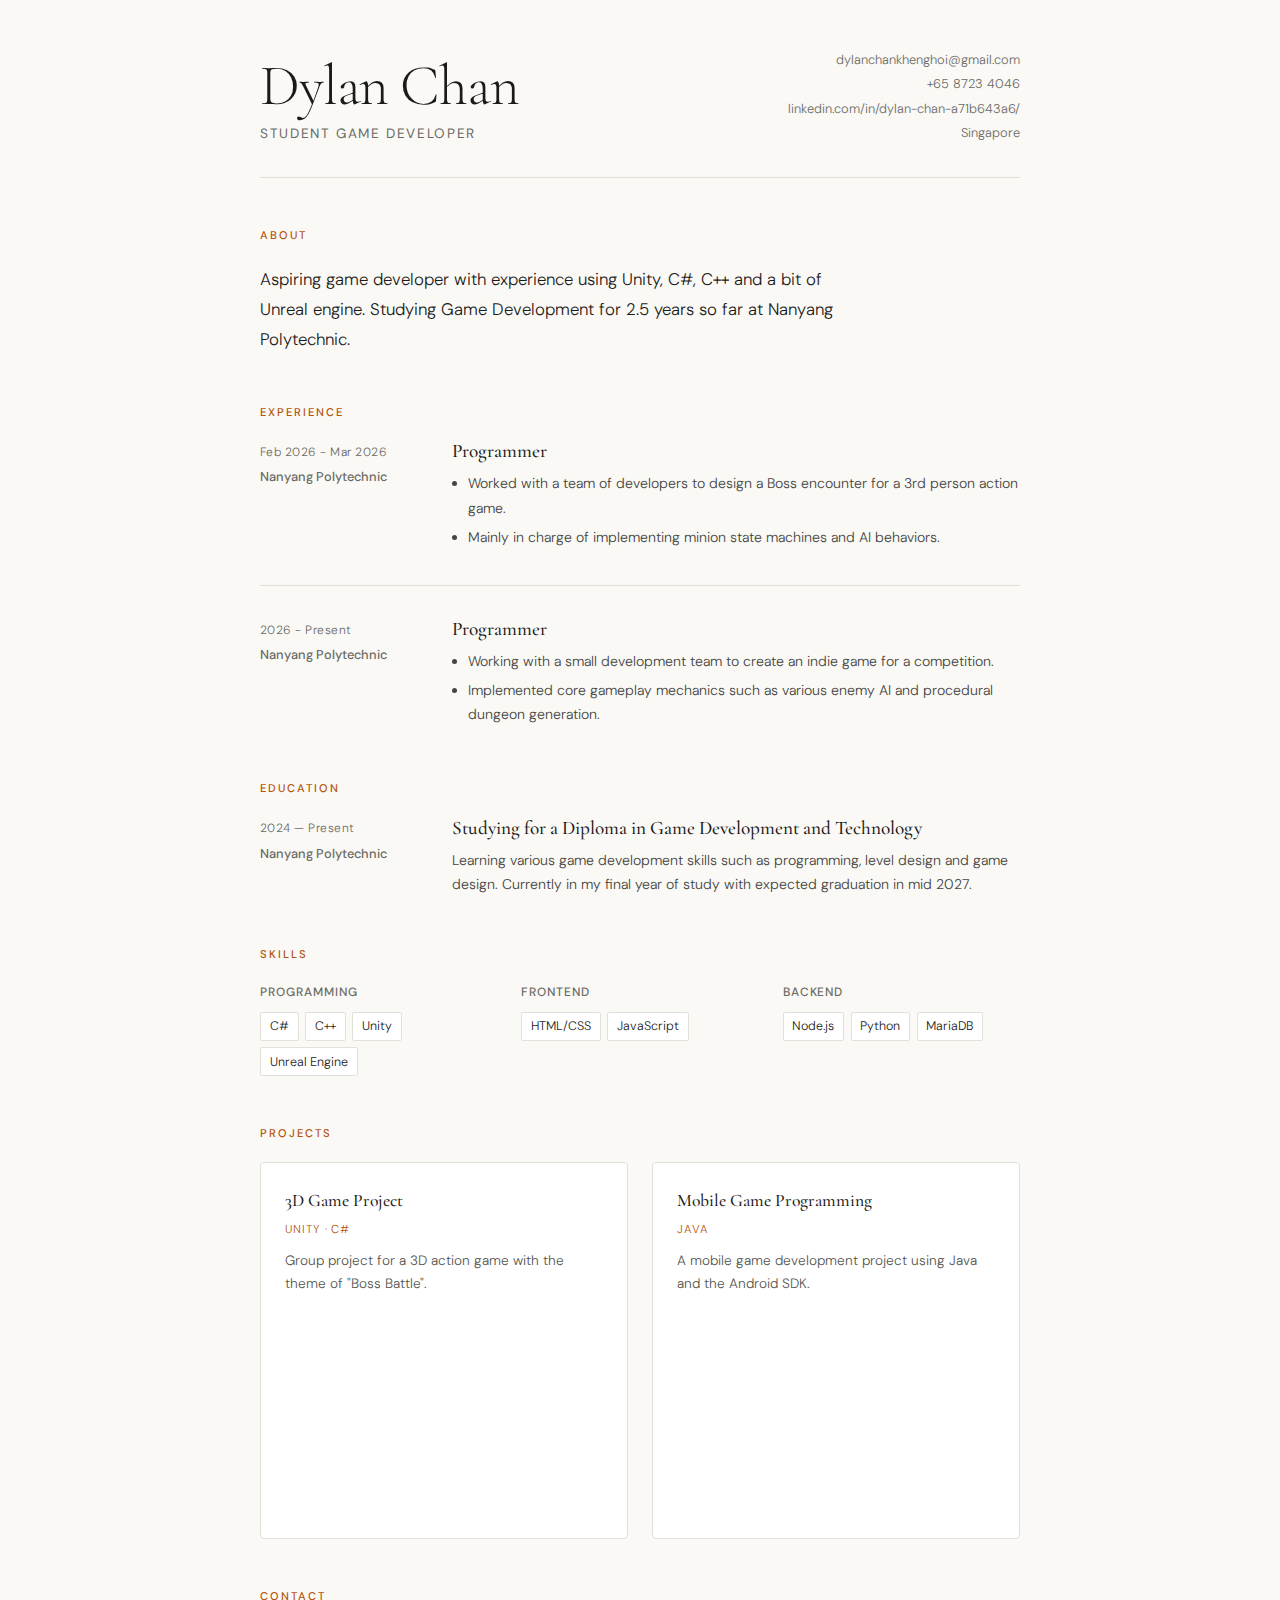
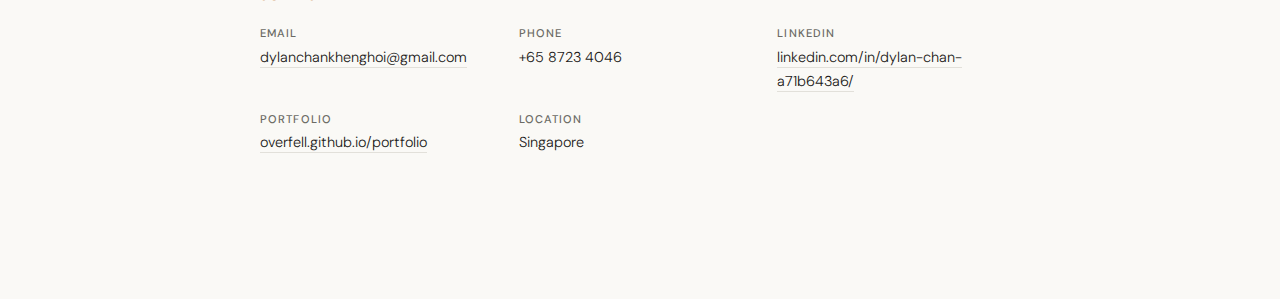
<file: resume.html>
<!DOCTYPE html>
<html lang="en">
<head>
  <meta charset="UTF-8" />
  <meta name="viewport" content="width=device-width, initial-scale=1.0"/>
  <title>Resume — Dylan Chan</title>
  <link href="https://fonts.googleapis.com/css2?family=Cormorant+Garamond:wght@300;400;500;600&family=DM+Sans:wght@300;400;500&display=swap" rel="stylesheet"/>
  <style>
    *, *::before, *::after { box-sizing: border-box; margin: 0; padding: 0; }

    :root {
      --ink: #1a1a18;
      --muted: #6b6b65;
      --line: #e2e0da;
      --bg: #faf9f6;
      --accent: #b5540a;
      --white: #ffffff;
    }

    html { font-size: 16px; }

    body {
      background: var(--bg);
      color: var(--ink);
      font-family: 'DM Sans', sans-serif;
      font-weight: 300;
      line-height: 1.65;
      padding: 3rem 1.5rem 6rem;
      -webkit-font-smoothing: antialiased;
    }

    .page {
      max-width: 760px;
      margin: 0 auto;
      animation: fadeUp 0.7s ease both;
    }

    @keyframes fadeUp {
      from { opacity: 0; transform: translateY(18px); }
      to   { opacity: 1; transform: translateY(0); }
    }

    /* ── HEADER ── */
    header {
      display: grid;
      grid-template-columns: 1fr auto;
      align-items: end;
      gap: 1rem;
      padding-bottom: 2rem;
      border-bottom: 1px solid var(--line);
      margin-bottom: 3rem;
    }

    .name {
      font-family: 'Cormorant Garamond', serif;
      font-size: clamp(2.4rem, 6vw, 3.6rem);
      font-weight: 300;
      letter-spacing: -0.02em;
      line-height: 1.05;
      color: var(--ink);
    }

    .title {
      font-size: 0.85rem;
      font-weight: 400;
      color: var(--muted);
      letter-spacing: 0.12em;
      text-transform: uppercase;
      margin-top: 0.4rem;
    }

    .contact-inline {
      text-align: right;
      font-size: 0.8rem;
      color: var(--muted);
      line-height: 1.9;
    }

    .contact-inline a {
      color: var(--muted);
      text-decoration: none;
      transition: color 0.2s;
    }

    .contact-inline a:hover { color: var(--accent); }

    /* ── SECTIONS ── */
    section { margin-bottom: 3rem; }

    .section-label {
      font-size: 0.7rem;
      font-weight: 500;
      letter-spacing: 0.18em;
      text-transform: uppercase;
      color: var(--accent);
      margin-bottom: 1.2rem;
    }

    /* ── ABOUT ── */
    .about p {
      font-size: 1.05rem;
      color: var(--ink);
      max-width: 580px;
      line-height: 1.8;
    }

    /* ── EXPERIENCE / EDUCATION ── */
    .entries { display: flex; flex-direction: column; gap: 2rem; }

    .entry {
      display: grid;
      grid-template-columns: 160px 1fr;
      gap: 0 2rem;
      padding-bottom: 2rem;
      border-bottom: 1px solid var(--line);
      animation: fadeUp 0.6s ease both;
    }

    .entry:last-child { border-bottom: none; padding-bottom: 0; }

    .entry-meta {
      padding-top: 0.15rem;
    }

    .entry-period {
      font-size: 0.75rem;
      color: var(--muted);
      letter-spacing: 0.04em;
    }

    .entry-org {
      font-size: 0.8rem;
      font-weight: 500;
      color: var(--muted);
      margin-top: 0.25rem;
    }

    .entry-role {
      font-family: 'Cormorant Garamond', serif;
      font-size: 1.2rem;
      font-weight: 500;
      color: var(--ink);
      line-height: 1.2;
      margin-bottom: 0.5rem;
    }

    .entry-desc {
      font-size: 0.88rem;
      color: #444440;
      line-height: 1.75;
    }

    .entry-desc ul {
      padding-left: 1rem;
      margin-top: 0.4rem;
    }

    .entry-desc li { margin-bottom: 0.25rem; }

    /* ── SKILLS ── */
    .skills-grid {
      display: grid;
      grid-template-columns: repeat(auto-fill, minmax(180px, 1fr));
      gap: 1.5rem;
    }

    .skill-group-title {
      font-size: 0.75rem;
      font-weight: 500;
      color: var(--muted);
      letter-spacing: 0.08em;
      text-transform: uppercase;
      margin-bottom: 0.6rem;
    }

    .skill-tags { display: flex; flex-wrap: wrap; gap: 0.4rem; }

    .tag {
      font-size: 0.78rem;
      color: var(--ink);
      background: var(--white);
      border: 1px solid var(--line);
      border-radius: 2px;
      padding: 0.2rem 0.55rem;
      transition: border-color 0.2s, color 0.2s;
    }

    .tag:hover { border-color: var(--accent); color: var(--accent); }

    /* ── PROJECTS ── */
    .projects-grid {
      display: grid;
      grid-template-columns: repeat(auto-fill, minmax(300px, 1fr));
      gap: 1.5rem;
    }

    .project-card {
      background: var(--white);
      border: 1px solid var(--line);
      border-radius: 4px;
      padding: 1.4rem 1.5rem;
      transition: box-shadow 0.25s, border-color 0.25s;
    }

    .project-card:hover {
      box-shadow: 0 4px 24px rgba(0,0,0,0.06);
      border-color: #ccc9c0;
    }

    .project-name {
      font-family: 'Cormorant Garamond', serif;
      font-size: 1.1rem;
      font-weight: 500;
      margin-bottom: 0.35rem;
    }

    .project-tech {
      font-size: 0.72rem;
      color: var(--accent);
      letter-spacing: 0.08em;
      text-transform: uppercase;
      margin-bottom: 0.6rem;
    }

    .project-desc {
      font-size: 0.85rem;
      color: #555550;
      line-height: 1.7;
    }

    .project-link {
      display: inline-block;
      margin-top: 0.75rem;
      font-size: 0.75rem;
      font-weight: 500;
      color: var(--muted);
      text-decoration: none;
      letter-spacing: 0.05em;
      border-bottom: 1px solid var(--line);
      padding-bottom: 1px;
      transition: color 0.2s, border-color 0.2s;
    }

    .project-link:hover { color: var(--accent); border-color: var(--accent); }

    /* ── CONTACT ── */
    .contact-grid {
      display: grid;
      grid-template-columns: repeat(auto-fill, minmax(200px, 1fr));
      gap: 1rem;
    }

    .contact-item {
      display: flex;
      flex-direction: column;
      gap: 0.2rem;
    }

    .contact-label {
      font-size: 0.7rem;
      letter-spacing: 0.1em;
      text-transform: uppercase;
      color: var(--muted);
      font-weight: 500;
    }

    .contact-value {
      font-size: 0.9rem;
      color: var(--ink);
    }

    .contact-value a {
      color: var(--ink);
      text-decoration: none;
      border-bottom: 1px solid var(--line);
      padding-bottom: 1px;
      transition: color 0.2s, border-color 0.2s;
    }

    .contact-value a:hover { color: var(--accent); border-color: var(--accent); }

    /* ── RESPONSIVE ── */
    @media (max-width: 560px) {
      .entry { grid-template-columns: 1fr; gap: 0.3rem 0; }
      header { grid-template-columns: 1fr; }
      .contact-inline { text-align: left; }
    }
  </style>
</head>
<body>
<div class="page">

  <!-- HEADER -->
  <header>
    <div>
      <div class="name">Dylan Chan</div>
      <div class="title">Student Game Developer</div>
    </div>
    <div class="contact-inline">
      <div><a href="mailto:dylanchankhenghoi@gmail.com">dylanchankhenghoi@gmail.com</a></div>
      <div><a href="tel:+15550001234">+65 8723 4046</a></div>
      <div><a href="https://www.linkedin.com/in/dylan-chan-a71b643a6/">linkedin.com/in/dylan-chan-a71b643a6/</a></div>
      <div>Singapore</div>
    </div>
  </header>

  <!-- ABOUT -->
  <section class="about">
    <div class="section-label">About</div>
    <p>
      Aspiring game developer with experience using Unity, C#, C++ and a bit of Unreal engine. Studying Game Development for 2.5 years so far at Nanyang Polytechnic.
    </p>
  </section>

  <!-- EXPERIENCE -->
  <section>
    <div class="section-label">Experience</div>
    <div class="entries">

      <div class="entry">
        <div class="entry-meta">
          <div class="entry-period">Feb 2026 - Mar 2026</div>
          <div class="entry-org">Nanyang Polytechnic</div>
        </div>
        <div>
          <div class="entry-role">Programmer</div>
          <div class="entry-desc">
            <ul>
              <li>Worked with a team of developers to design a Boss encounter for a 3rd person action game.</li>
              <li>Mainly in charge of implementing minion state machines and AI behaviors.</li>
            </ul>
          </div>
        </div>
      </div>

      <div class="entry">
        <div class="entry-meta">
          <div class="entry-period">2026 - Present</div>
          <div class="entry-org">Nanyang Polytechnic</div>
        </div>
        <div>
          <div class="entry-role">Programmer</div>
          <div class="entry-desc">
            <ul>
              <li>Working with a small development team to create an indie game for a competition.</li>
              <li>Implemented core gameplay mechanics such as various enemy AI and procedural dungeon generation.</li>
            </ul>
          </div>
        </div>
      </div>

    </div>
  </section>

  <!-- EDUCATION -->
  <section>
    <div class="section-label">Education</div>
    <div class="entries">

      <div class="entry">
        <div class="entry-meta">
          <div class="entry-period">2024 — Present</div>
          <div class="entry-org">Nanyang Polytechnic</div>
        </div>
        <div>
          <div class="entry-role">Studying for a Diploma in Game Development and Technology</div>
          <div class="entry-desc">
            Learning various game development skills such as programming, level design and game design. Currently in my final year of study with expected graduation in mid 2027.
          </div>
        </div>
      </div>

    </div>
  </section>

  <!-- SKILLS -->
  <section>
    <div class="section-label">Skills</div>
    <div class="skills-grid">
      <div>
        <div class="skill-group-title">Programming</div>
        <div class="skill-tags">
          <span class="tag">C#</span>
          <span class="tag">C++</span>
          <span class="tag">Unity</span>
          <span class="tag">Unreal Engine</span>
        </div>
      </div>
      <div>
        <div class="skill-group-title">Frontend</div>
        <div class="skill-tags">
          <span class="tag">HTML/CSS</span>
          <span class="tag">JavaScript</span>
        </div>
      </div>
      <div>
        <div class="skill-group-title">Backend</div>
        <div class="skill-tags">
          <span class="tag">Node.js</span>
          <span class="tag">Python</span>
          <span class="tag">MariaDB</span>
        </div>
      </div>
    </div>
  </section>

  <!-- PROJECTS -->
  <section>
    <div class="section-label">Projects</div>
    <div class="projects-grid">

      <div class="project-card">
        <div class="project-name">3D Game Project</div>
        <div class="project-tech">Unity · C#</div>
        <div class="project-desc">
          Group project for a 3D action game with the theme of "Boss Battle".
        </div>
        <iframe
          width="100%"
          height="200"
          src="https://www.youtube.com/embed/iuxumzl-Ubc"
          frameborder="0"
          allowfullscreen
          style="border-radius: 4px; margin-top: 0.75rem;"
        ></iframe>
      </div>

      <div class="project-card">
        <div class="project-name">Mobile Game Programming</div>
        <div class="project-tech">Java</div>
        <div class="project-desc">
          A mobile game development project using Java and the Android SDK.
        </div>
        <iframe
          width="100%"
          height="200"
          src="https://www.youtube.com/embed/zuOw4yh9VZM"
          frameborder="0"
          allowfullscreen
          style="border-radius: 4px; margin-top: 0.75rem;"
        ></iframe>
      </div>

    </div>
  </section>

  <!-- CONTACT -->
  <section>
    <div class="section-label">Contact</div>
    <div class="contact-grid">
      <div class="contact-item">
        <span class="contact-label">Email</span>
        <span class="contact-value"><a href="mailto:dylanchankhenghoi@gmail.com">dylanchankhenghoi@gmail.com</a></span>
      </div>
      <div class="contact-item">
        <span class="contact-label">Phone</span>
        <span class="contact-value">+65 8723 4046</span>
      </div>
      <div class="contact-item">
        <span class="contact-label">LinkedIn</span>
        <span class="contact-value"><a href="https://www.linkedin.com/in/dylan-chan-a71b643a6/">linkedin.com/in/dylan-chan-a71b643a6/</a></span>
      </div>
      <div class="contact-item">
        <span class="contact-label">Portfolio</span>
        <span class="contact-value"><a href="https://overfell.github.io/resume" target="_blank">overfell.github.io/portfolio</a></span>
      </div>
      <div class="contact-item">
        <span class="contact-label">Location</span>
        <span class="contact-value">Singapore</span>
      </div>
    </div>
  </section>

</div>
</body>
</html>
</file>
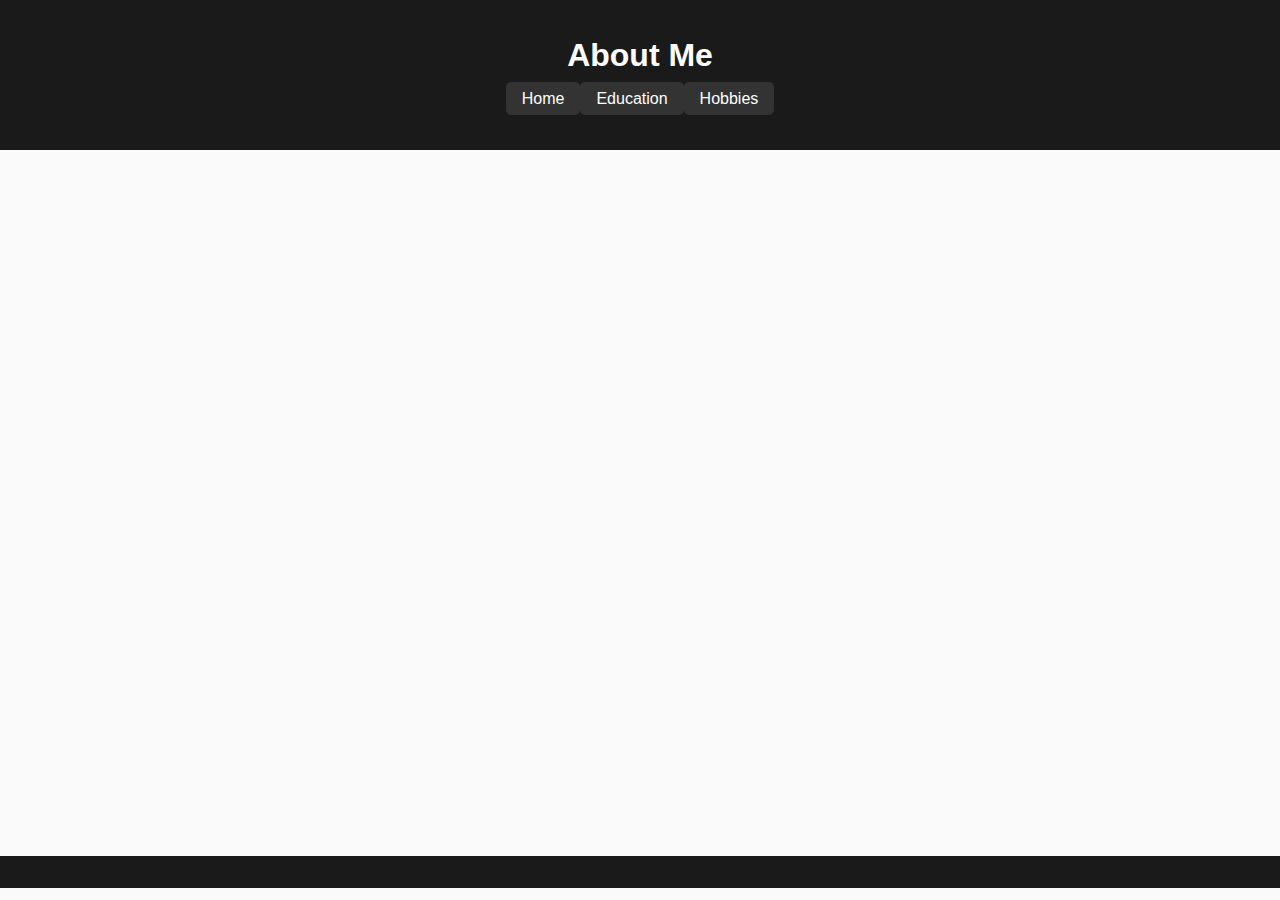
<file: 02_DylanChan_242837K_A1/aboutme.html>
<!DOCTYPE html>
<html lang="en">
<head>
    <meta charset="UTF-8">
    <meta name="viewport" content="width=device-width, initial-scale=1.0">
    <title>About Me</title>
    <link rel="stylesheet" href="css/style.css">
</head>
<body>
    <header>
        <h1>About Me</h1>
        <nav>
            <ul>
                <li><a href="index.html">Home</a></li>
                <li><a href="education.html">Education</a></li>
                <li><a href="hobbies.html">Hobbies</a></li>
            </ul>
        </nav>
    </header>
    <main class="grid">
        <section class="card">
            <h2>Background</h2>
            <p>Born and raised in Singapore I've never had anything really interesting going on in my life. I mostly kept to myself and I've never really tried anything outrageous. Recently, I've been studying programming, and my god, this is way harder than I thought. I knew programming would be difficult, but sometimes this stuff feels like absolute black magic, all my code usually fails or works at random. I've got zero clue how actual programmers do it, and learning programmming has given me newfound respect for programmers</p>
        </section>
        <section class="card">
            <h2>Aspiration</h2>
            <p>One day, I want to work for a game studio as a concept artist. I've always enjoyed coming up with ideas. Hoever, even if I can't make it as a video game artist, a video game programmer would also be nice. If none of those work out, I could maybe see myself getting into content creation.</p>
        </section>
        <section class="card">
            <h2>Family</h2>
            <p>I've got a younger sister who lives with us. She's about 3 years younger than I am. My grandmother is the GOAT. She and my mother have done so much for me that I don't feel like I can ever properly repay them.</p>
        </section>
        <section class="card">
            <h2>Friends</h2>
            <p>My best friend was a guy named Linus that I met in my primary school. I saw him in the corner of the school during lunch, talking about pokemon with his other friend, and walked up to him. We've hit it off ever since. We're even still actively in contact as well as a few other people from my primary school friend group. I did not make many friends in secondary school. I've also got a few guys in NYP that I'd consider good friends. Shoutout Ansel, Klaus, Zhi Heng and Ainsley, you my goats fr. There's also a few more guys from poly but I'm so sorry to say that I don't remember your names.</p>
        </section>
    </main>
    <footer></footer>
</body>
</html>
</file>
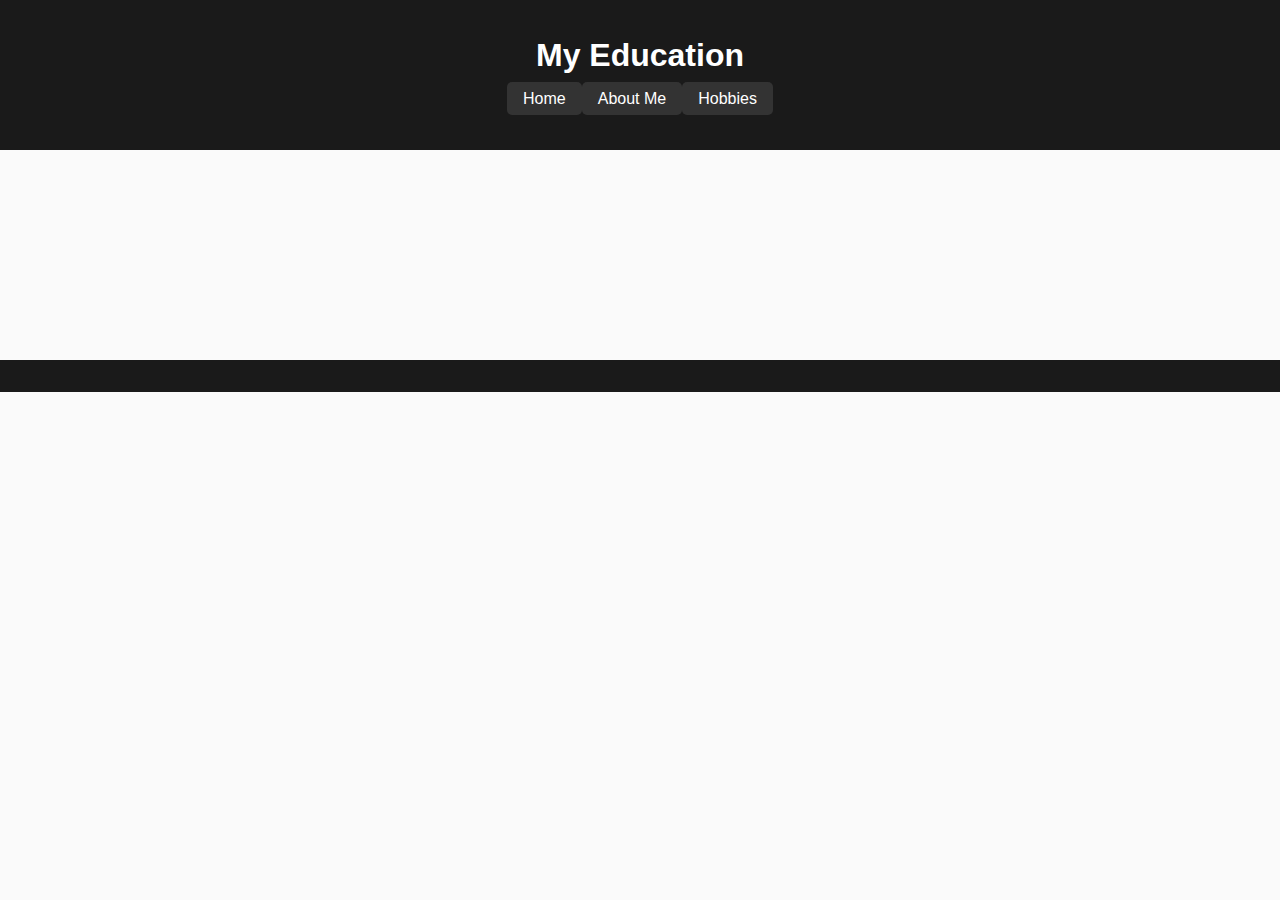
<file: 02_DylanChan_242837K_A1/education.html>
<!DOCTYPE html>
<html lang="en">
<head>
    <meta charset="UTF-8">
    <meta name="viewport" content="width=device-width, initial-scale=1.0">
    <title>Education</title>
    <link rel="stylesheet" href="css/style.css">
</head>
<body>
    <header>
        <h1>My Education</h1>
        <nav>
            <ul>
                <li><a href="index.html">Home</a></li>
                <li><a href="aboutme.html">About Me</a></li>
                <li><a href="hobbies.html">Hobbies</a></li>
            </ul>
        </nav>
    </header>
    <main class="grid">
        <section class="card">
            <h2>Schools Attended</h2>
            <ul>
                <li>Hougang Primary</li>
                <li>Pei Hwa Secondary</li>
                <li>Nanyang Polytechnic</li>
            </ul>
        </section>
        <section class="card">
            <h2>CCAs</h2>
            <p>Used to be in a uniform group CCA in secondary school, NCDCC, where I was Head of Logistics.</p>
        </section>
        <section class="card">
            <h2>Notable Achievements</h2>
            <p>(Nothing here yet, I haven't really done anything interesting yet)</p>
        </section>
    </main>
    <footer></footer>
</body>
</html>
</file>
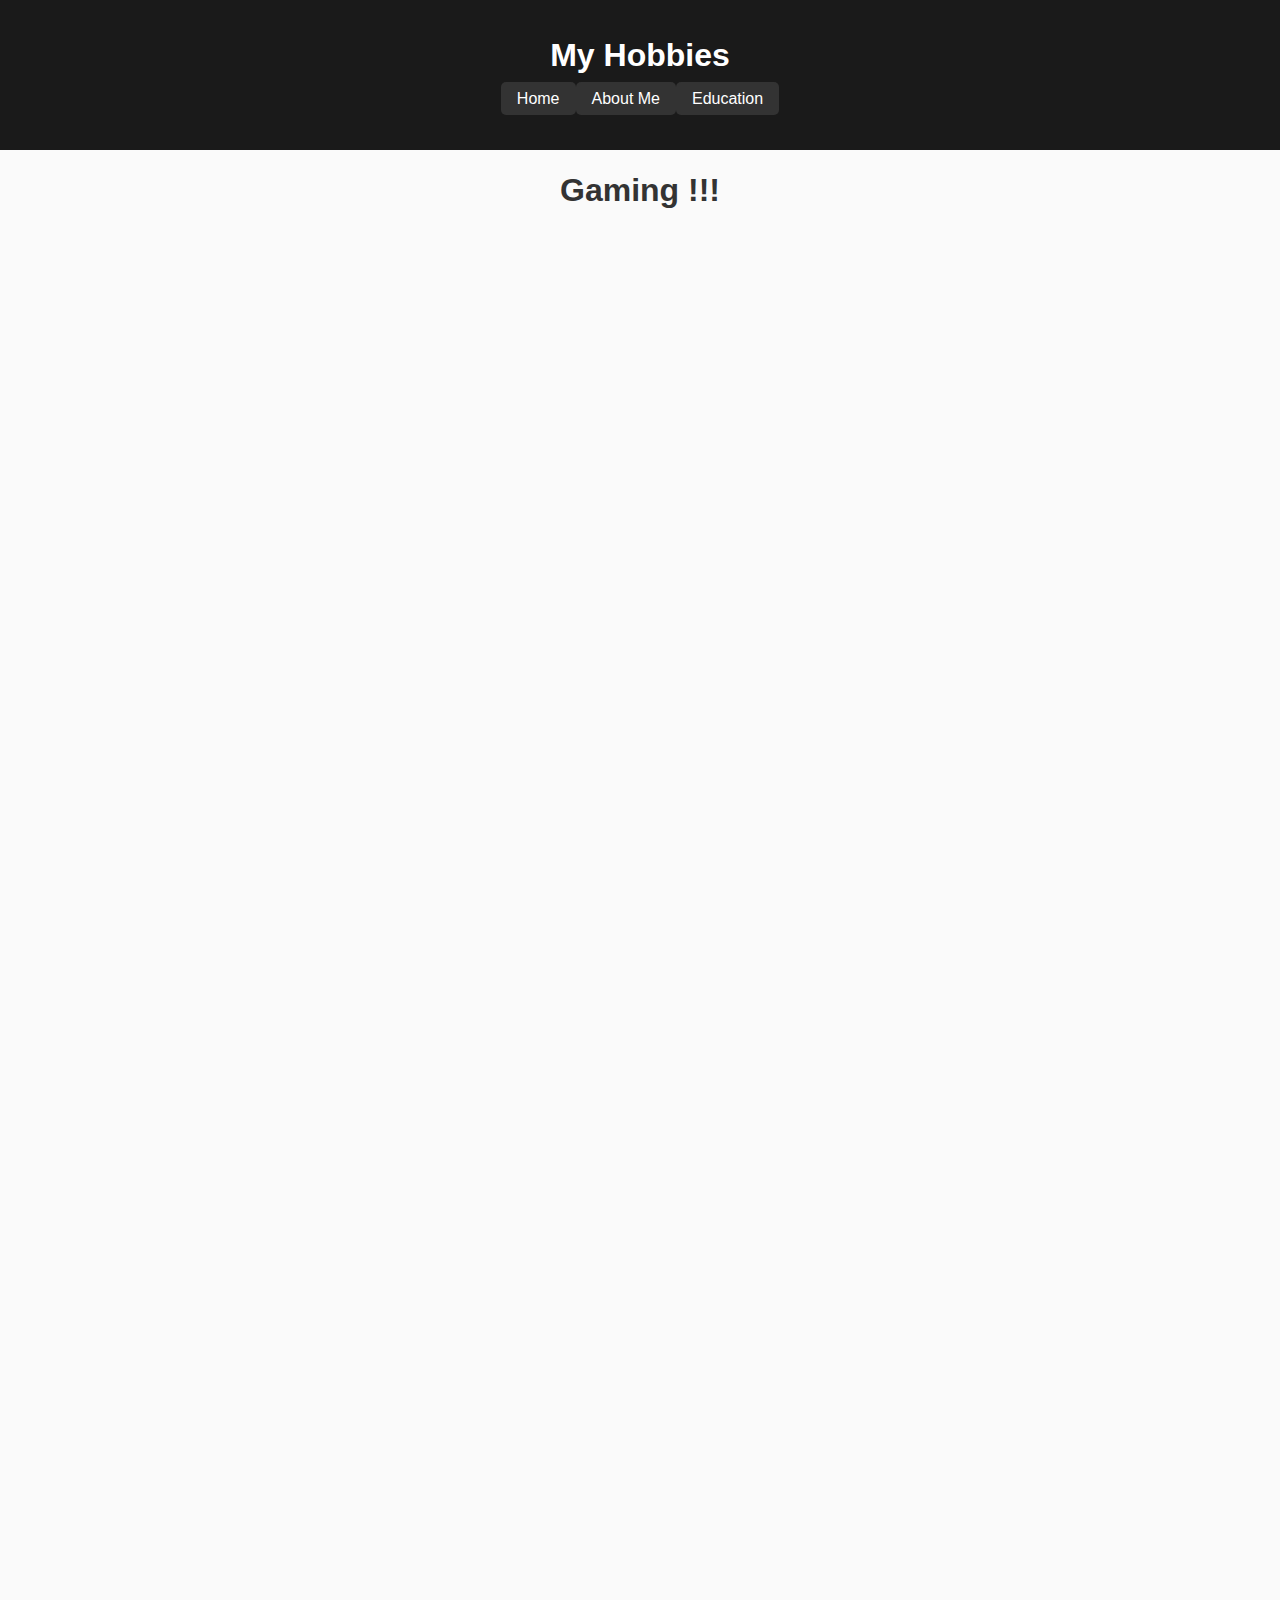
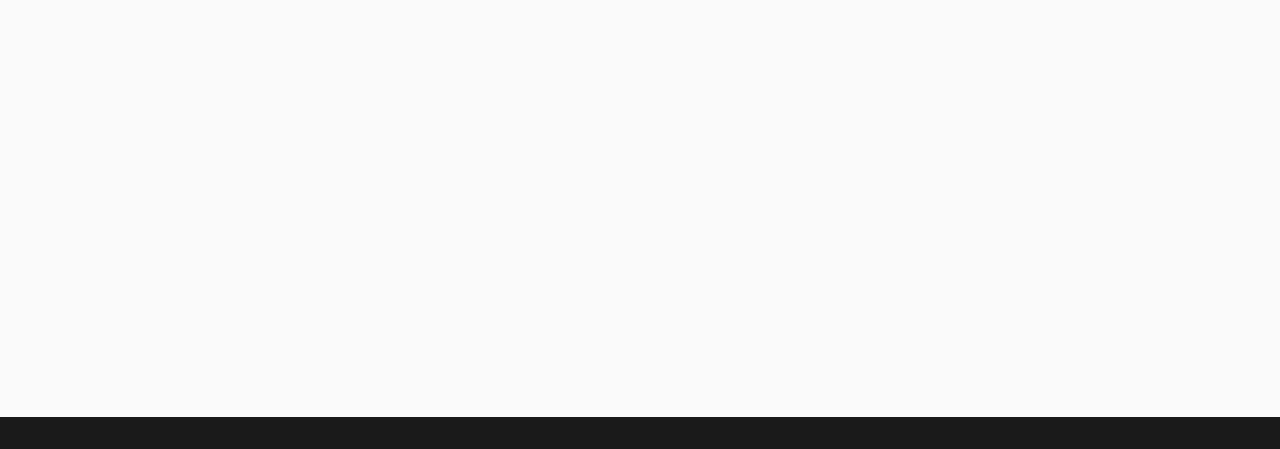
<file: 02_DylanChan_242837K_A1/hobbies.html>
<!DOCTYPE html>
<html lang="en">
<head>
    <meta charset="UTF-8">
    <meta name="viewport" content="width=device-width, initial-scale=1.0">
    <title>Hobbies</title>
    <link rel="stylesheet" href="css/style.css">
</head>
<body>
    <header>
        <h1>My Hobbies</h1>
        <nav>
            <ul>
                <li><a href="index.html">Home</a></li>
                <li><a href="aboutme.html">About Me</a></li>
                <li><a href="education.html">Education</a></li>
            </ul>
        </nav>
    </header>
    <h1 style="text-align:center; margin-bottom: 1rem;">Gaming !!!</h1>
    <main class="grid">
        <section class="card">
            <h2>Arknights</h2>
            <img src="images/arknightslogo.png" alt="Arknights Logo" title="Arknights" class="card-img">
            <p>Arknights is one of my favourite games due to the story and atmosphere.</p>
            <iframe width="100%" height="315" src="https://www.youtube.com/embed/BeebqZkdtck?si=DO3dcKjYXvx_5-eY" 
                title="YouTube video" frameborder="0" allowfullscreen></iframe>
                <p>This game is so peak. I've sunk countless hours into this one. Unfortunately, I am usually not smart enough to clear difficult content without looking for a guide...</p>
                <img src="images/arknightsaccount.jpg" alt="Arknights screenshot" title="Arknights" class="card-img">
                <p>^^Screenshot of my account.</p>
        </section>
        <!--
        <section class="card">
            <h2>Roblox</h2>
            <img src="images/roblox.png" alt="Roblox Logo" title="Roblox" class="card-img">
            <p>Roblox is just very convenient for me, as there's a ton of community created content already. We've got a wide range of genres: shooter games, puzzle games, racing games, idle games, you name it.</p>
        </section>
        <section class="card">
            <h2>Minecraft</h2>
            <img src="images/minecraftlogo.png" alt="Minecraft Logo" title="Minecraft" class="card-img">
            <p>I used to play minecraft servers a lot when I was younger, but I haven't done that these days. Nowadays I mostly check out minecraft mods and such</p>
        </section>
        -->
        <section class="card">
            <h2>Blue Archive</h2>
            <img src="images/bluearchive.png" alt="Blue Archive logo" title="Blue Archive" class="card-img">
            <p>Blue archive would probably rank fourth or fifth on my list of "favourite games" for the story alone. The art of the game is also gorgeous.</p>
        </section>
        <section class="card">
            <h2>Honkai: Star Rail</h2>
            <img src="images/starraillogo.png" alt="Star Rail logo" title="Star Rail" class="card-img">
            <p>Often abbreviated to H:SR, this game's story hooked me in when it first came out and it's still going! In fact, we are like barely in the second year of HSR (i think(could very much be wrong))</p>
        </section>
        <section class="card">
            <h2>Zenless Zone Zero</h2>
            <img src="images/zzzlogo.png" alt="ZZZ logo" title="ZZZ" class="card-img">
            <p>Probably the youngest of my favourite games, made by the same guys behind H:SR (Hoyoverse). The animations and combat in this game are top notch. Did you know that due to all of the detail packed into this game, it's actually got a larger file size than H:SR, despite being released like a year later? Even with all the constant updates that H:SR gets, ZZZ still manages to be comparable in terms of file size.</p>
        </section>
        
    </main>
    <footer></footer>
</body>
</html>
</file>
<file: style.css>
* {
  box-sizing: border-box;
}
body {
  font-family: Arial, sans-serif;
  margin: 0;
  padding: 0;
}
header {
  background-color: #333;
  color: white;
  padding: 1em;
  text-align: center;
}
nav {
  margin-top: 1em;
}
.nav-btn {
  margin: 0.5em;
  padding: 0.5em 1em;
  cursor: pointer;
}
main {
  padding: 1em;
}
.page {
  display: none;
}
.page:not(.hidden) {
  display: block;
}
footer {
  background-color: #eee;
  text-align: center;
  padding: 1em;
  position: sticky;
  bottom: 0;
}
#clicker-area {
  margin-top: 1em;
  text-align: center;
}

@media (max-width: 800px) {
  header, footer {
    font-size: 0.9em;
  }
  .nav-btn {
    display: block;
    margin: 0.3em auto;
  }
}

.clicker-grid {
  display: flex;
  justify-content: space-between;
  align-items: flex-start;
  gap: 1em;
  flex-wrap: wrap;
}

.side-panel {
  flex: 1;
  min-width: 120px;
  background-color: #f4f4f4;
  padding: 1em;
  border: 1px solid #ccc;
  height: 320px;
  overflow-y: auto;
  font-size: 1em;
}

.center-panel {
  flex: 2;
  text-align: center;
}

.upgrade {
  border: 1px solid #aaa;
  padding: 0.5em;
  margin-bottom: 1em;
  background: #fff;
}

.upgrade button {
  margin-top: 0.3em;
  padding: 0.3em 0.5em;
}

#click-button {
  font-size: 3em;
  padding: 1em;
  transition: transform 0.2s ease-in-out;
}

#cog.spin {
  display: inline-block;
  animation: spin 0.4s ease-in-out;
}

/* Responsive stacking */
@media (max-width: 800px) {
  .clicker-grid {
    flex-direction: column;
  }
}

@keyframes spin {
  0% { transform: rotate(0deg); }
  100% { transform: rotate(360deg); }
}

.drop-zone {
  position: relative;
  width: 100%;
  height: 100%;
  overflow: hidden;
  background: #fafafa;
}

.drop-item {
  position: absolute;
  width: 40px;
  height: 40px;
  animation: fall 1s ease-in-out forwards;
}

@keyframes fall {
  0% { top: -50px; opacity: 0; }
  100% { top: calc(100% - 40px); opacity: 1; }
}
</file>
<file: 02_DylanChan_242837K_A1/css/style.css>
/* Base Styles (unchanged) */
body {
    font-family: 'Arial', sans-serif;
    margin: 0;
    padding: 0;
    background-color: #fafafa;
    color: #333;
}

header {
    background-color: #1a1a1a;
    color: #fff;
    padding: 1rem 0;
    text-align: center;
}

header.hero {
    background: linear-gradient(135deg, #0077cc, #00c9a7);
    color: #fff;
    padding: 3rem 1rem;
}

header h1 {
    margin-bottom: 0.5rem;
}

nav ul {
    display: flex;
    justify-content: center;
    list-style: none;
    padding: 0;
    margin-top: 1rem;
}

nav ul li {
    margin-bottom: 10px;
}

nav ul li a {
    color: #fff;
    background-color: #333;
    padding: 0.5rem 1rem;
    text-decoration: none;
    border-radius: 5px;
    transition: all 0.3s ease;
}

nav ul li a:hover {
    background-color: #fff;
    color: #333;
}

main {
    padding: 20px;
}

main.centered {
    text-align: center;
    max-width: 700px;
    margin: 0 auto;
}

main.grid {
    display: grid;
    /*grid-template-columns: repeat(auto-fit, minmax(280px, 1fr));*/
    grid-template-columns: repeat(3, 1fr); /* Max 3 columns */
    gap: 20px;
    padding: 20px;
}

.card {
    background: #fff;
    padding: 1rem;
    border-radius: 10px;
    box-shadow: 0 2px 5px rgba(0,0,0,0.1);
    opacity: 0;
    transform: translateY(20px);
    animation: fadeInUp 0.6s forwards;
}

.card:nth-child(1) { animation-delay: 0.2s; }
.card:nth-child(2) { animation-delay: 0.4s; }
.card:nth-child(3) { animation-delay: 0.6s; }
.card:nth-child(4) { animation-delay: 0.8s; }

@keyframes fadeInUp {
    to {
        opacity: 1;
        transform: translateY(0);
    }
}

footer {
    padding: 1rem;
    background-color: #1a1a1a;
    color: #fff;
    text-align: center;
}

/* Responsive adjustments */
@media (max-width: 768px) {
    nav ul {
        flex-direction: column;
    }

    nav ul li {
        margin-bottom: 10px;
    }
}

.card-img {
    width: 100%;        /* Makes the image fill the card’s width */
    height: auto;       /* Keeps the aspect ratio — no distortion */
    border-radius: 8px;
    margin-bottom: 0.5rem;
    display: block;     /* Removes any small gaps below the image */
    object-fit: cover;  /* Optional: crops large images to fit container nicely */
}
</file>
<file: starter_htmljscss/style.css>
* {
  box-sizing: border-box;
}
body {
  font-family: Arial, sans-serif;
  margin: 0;
  padding: 0;
}
header {
  background-color: #333;
  color: white;
  padding: 1em;
  text-align: center;
}
nav {
  margin-top: 1em;
}
.nav-btn {
  margin: 0.5em;
  padding: 0.5em 1em;
  cursor: pointer;
}
main {
  padding: 1em;
}
.page {
  display: none;
}
.page:not(.hidden) {
  display: block;
}
footer {
  background-color: #eee;
  text-align: center;
  padding: 1em;
  position: sticky;
  bottom: 0;
}
#clicker-area {
  margin-top: 1em;
  text-align: center;
}

@media (max-width: 800px) {
  header, footer {
    font-size: 0.9em;
  }
  .nav-btn {
    display: block;
    margin: 0.3em auto;
  }
}

.clicker-grid {
  display: flex;
  justify-content: space-between;
  align-items: flex-start;
  gap: 1em;
  flex-wrap: wrap;
}

.side-panel {
  flex: 1;
  min-width: 120px;
  background-color: #f4f4f4;
  padding: 1em;
  border: 1px solid #ccc;
  height: 320px;
  overflow-y: auto;
  font-size: 1em;
}

.center-panel {
  flex: 2;
  text-align: center;
}

.upgrade {
  border: 1px solid #aaa;
  padding: 0.5em;
  margin-bottom: 1em;
  background: #fff;
}

.upgrade button {
  margin-top: 0.3em;
  padding: 0.3em 0.5em;
}

#click-button {
  font-size: 3em;
  padding: 1em;
  transition: transform 0.2s ease-in-out;
}

#cog.spin {
  display: inline-block;
  animation: spin 0.4s ease-in-out;
}

/* Responsive stacking */
@media (max-width: 800px) {
  .clicker-grid {
    flex-direction: column;
  }
}

@keyframes spin {
  0% { transform: rotate(0deg); }
  100% { transform: rotate(360deg); }
}

.drop-zone {
  position: relative;
  width: 100%;
  height: 100%;
  overflow: hidden;
  background: #fafafa;
}

.drop-item {
  position: absolute;
  width: 40px;
  height: 40px;
  animation: fall 1s ease-in-out forwards;
}

@keyframes fall {
  0% { top: -50px; opacity: 0; }
  100% { top: calc(100% - 40px); opacity: 1; }
}
</file>
<file: webdevA2/style.css>
* {
  box-sizing: border-box;
}

body {
  font-family: Arial, sans-serif;
  margin: 0;
  padding: 0;
}



header {
  background-color: #333;
  color: white;
  padding: 1em;
  text-align: center;
}

footer {
  background-color: #eee;
  text-align: center;
  padding: 1em;
  position: sticky;
  bottom: 0;
}

@media (max-width: 800px) {
  header, footer {
    font-size: 0.9em;
  }
}



nav {
  margin-top: 1em;
}

.nav-btn {
  margin: 0.5em;
  padding: 0.5em 1em;
  cursor: pointer;
}

@media (max-width: 800px) {
  .nav-btn {
    display: block;
    margin: 0.3em auto;
  }
}


/* page content */
main {
  padding: 1em;
}

.page {
  display: none;
}

.page:not(.hidden) {
  display: block;
}


/* clicker game */
#clicker-area {
  margin-top: 1em;
  text-align: center;
}

.clicker-grid {
  display: flex;
  justify-content: space-between;
  align-items: flex-start;
  gap: 1em;
  flex-wrap: wrap;
}

@media (max-width: 800px) {
  .clicker-grid {
    flex-direction: column;
    align-items: center;
  }
}

.side-panel {
  flex: 1;
  min-width: 120px;
  background-color: #f4f4f4;
  padding: 1em;
  border: 1px solid #ccc;
  height: auto;
  font-size: 1em;
  display: flex;
  flex-direction: column;
  align-items: center;
}

@media (max-width: 800px) {
  .side-panel {
    width: 100%;
    height: auto;
  }
}

.center-panel {
  flex: 2;
  text-align: center;
  display: flex;
  flex-direction: column;
  align-items: center;
  justify-content: center;
  width: 100%;
}

#click-button {
  font-size: 3em;
  padding: 1em;
  transition: transform 0.2s ease-in-out;
}

#cog.spin {
  display: inline-block;
  animation: spin 0.4s ease-in-out;
}

@keyframes spin {
  0% { transform: rotate(0deg); }
  100% { transform: rotate(360deg); }
}

.upgrade {
  border: 1px solid #aaa;
  padding: 0.5em;
  margin-bottom: 1em;
  background: #fff;
}

.upgrade button {
  margin-top: 0.3em;
  padding: 0.3em 0.5em;
}

.drop-zone {
  position: relative;
  width: 100%;
  height: 200px;
  overflow: visible;
  background: #fafafa;
  border: 1px dashed #bbb;
  margin-top: 0.5em;
}

@media (max-width: 800px) {
  .drop-zone {
    height: 150px;
  }
}

.drop-item {
  position: absolute;
  width: 40px;
  height: 40px;
  animation: fall 1s ease-in-out forwards;
}

@keyframes fall {
  0% { top: -50px; opacity: 0; }
  100% { top: calc(100% - 40px); opacity: 1; }
}

#win-button {
  margin-top: 1em;
  padding: 0.5em 1em;
  font-size: 1em;
}

#timer-display {
  font-weight: bold;
  margin-top: 0.5em;
}

.image-visual img {
  max-width: 100%;
  height: auto;
  display: block;
  margin: 0.5em auto;
}

.image-visual {
  display: flex;
  flex-wrap: wrap;
  justify-content: center;
  gap: 1em;
}

#reset-button {
  float: right;
  margin-bottom: 1em;
  padding: 0.5em 1em;
  font-size: 0.9em;
  background-color: #f0f0f0;
  border: 1px solid #ccc;
  border-radius: 4px;
  cursor: pointer;
}

#reset-button:hover {
  background-color: #e0e0e0;
}
</file>
